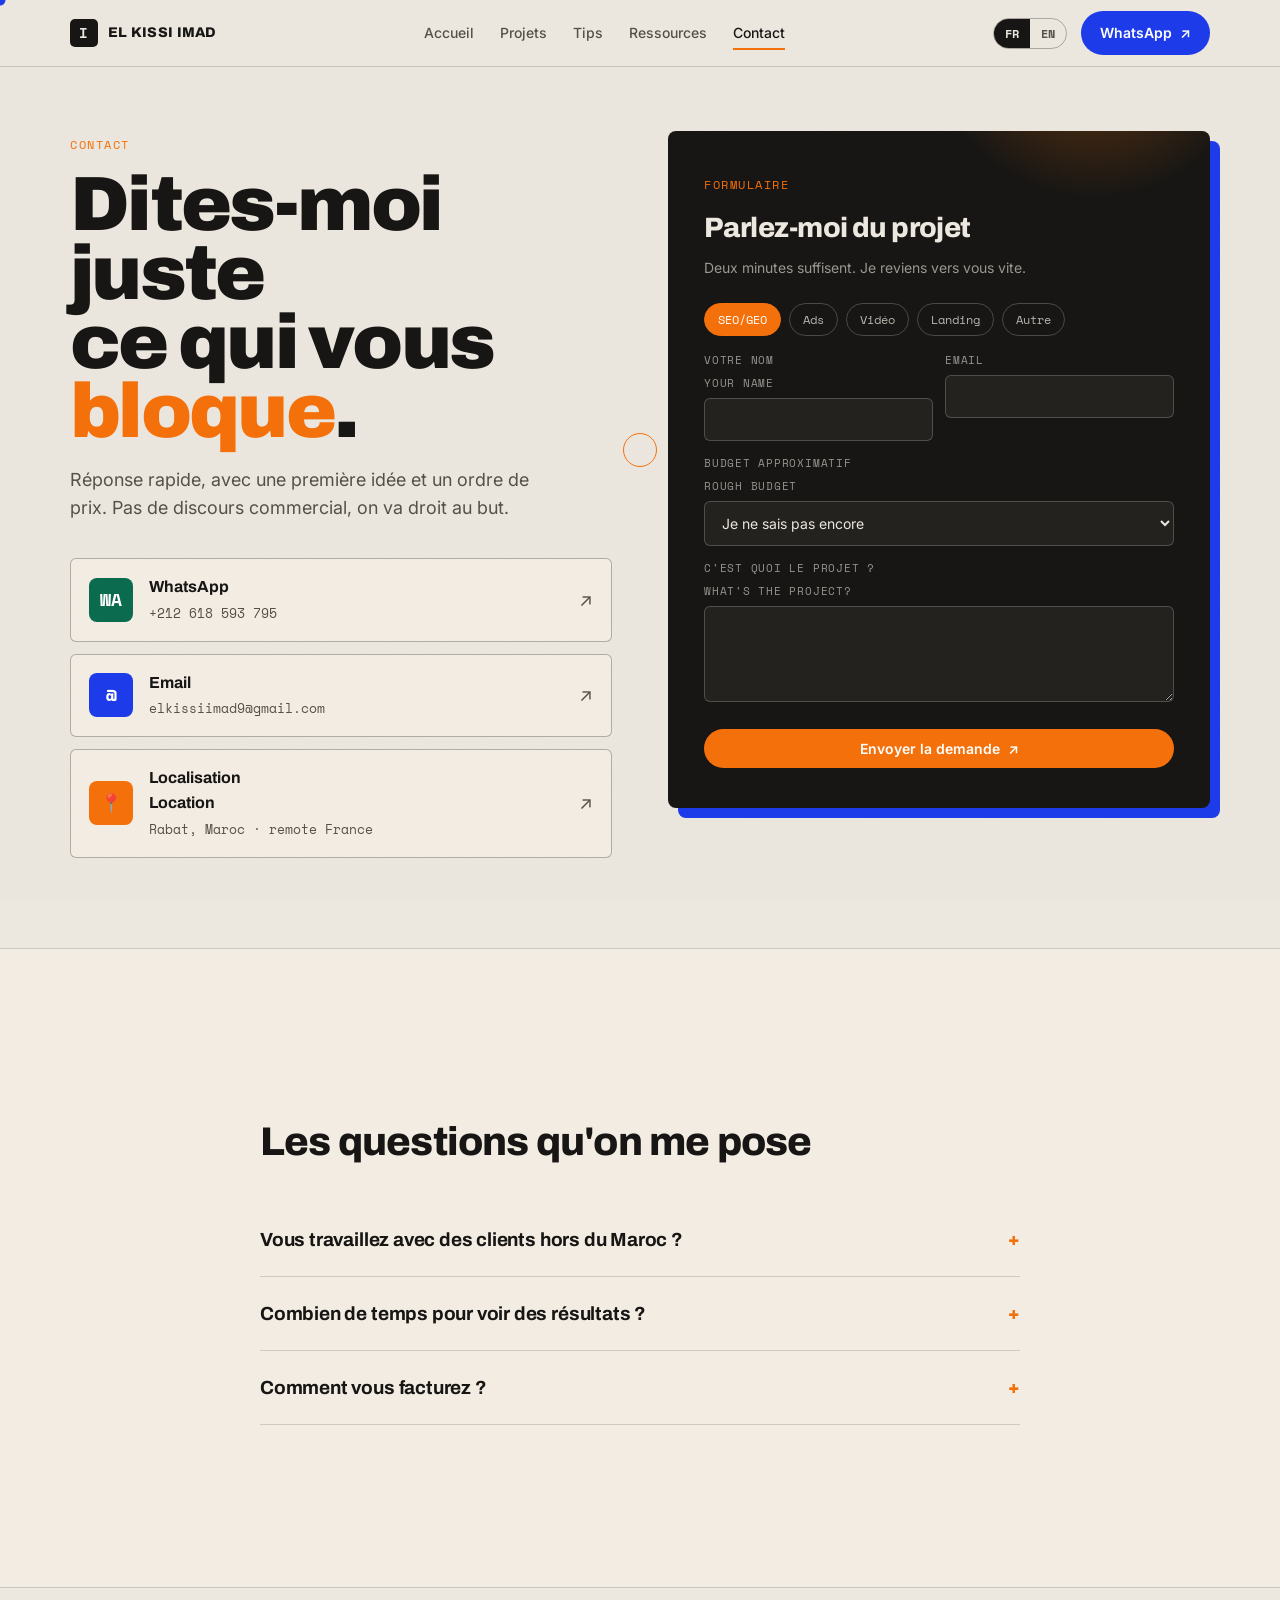
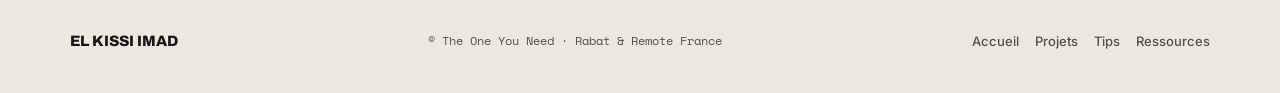
<file: contact.html>
<!DOCTYPE html>
<html lang="fr">
<head>
<meta charset="UTF-8">
<meta name="viewport" content="width=device-width, initial-scale=1.0">
<title>Contact — El Kissi Imad</title>
<meta name="description" content="Dites-moi ce qui vous bloque. Réponse rapide, une première idée et un prix.">
<meta name="theme-color" content="#F4700A">
<link rel="preconnect" href="https://fonts.googleapis.com">
<link rel="preconnect" href="https://fonts.gstatic.com" crossorigin>
<link href="https://fonts.googleapis.com/css2?family=Archivo:wght@400;500;600;700;800;900&family=Inter:wght@400;500;600&family=Space+Mono:wght@400;700&display=swap" rel="stylesheet">
<link rel="icon" type="image/svg+xml" href="data:image/svg+xml,<svg xmlns='http://www.w3.org/2000/svg' viewBox='0 0 100 100'><rect width='100' height='100' rx='20' fill='%23F4700A'/><text x='50%' y='55%' dominant-baseline='middle' text-anchor='middle' fill='%23ffffff' font-family='Space Mono, monospace' font-weight='700' font-size='60'>I</text></svg>">
<link rel="stylesheet" href="assets/style.css">
<style>
.ct{padding:64px 0 90px}
.ct .wrap{display:grid;grid-template-columns:1fr 1fr;gap:56px;align-items:start}
.ct h1{font-family:var(--disp);font-weight:900;font-size:clamp(40px,6vw,84px);line-height:.9;letter-spacing:-.035em;margin-top:14px}
.ct h1 .o{color:var(--orange)}
.ct .lede{color:var(--ink-soft);font-size:18px;margin-top:20px;max-width:44ch}
.channels{margin-top:36px;display:flex;flex-direction:column;gap:12px}
.chan{display:flex;align-items:center;gap:16px;border:1px solid var(--line-2);border-radius:6px;padding:16px 18px;transition:transform .22s,box-shadow .22s,border-color .22s;background:var(--card)}
.chan:hover{transform:translateY(-2px);box-shadow:5px 5px 0 var(--orange);border-color:var(--orange)}
.chan .ic{width:44px;height:44px;border-radius:8px;display:grid;place-items:center;font-family:var(--mono);font-weight:700;font-size:18px;color:#fff;flex-shrink:0}
.chan:nth-child(1) .ic{background:var(--green)}
.chan:nth-child(2) .ic{background:var(--blue)}
.chan:nth-child(3) .ic{background:var(--orange)}
.chan .t b{font-family:var(--disp);font-weight:700;font-size:16px;display:block}
.chan .t span{font-family:var(--mono);font-size:12.5px;color:var(--ink-soft)}
.chan .arw{margin-left:auto;font-size:18px;color:var(--ink-soft)}
.formcard{background:var(--ink);color:var(--paper);border-radius:8px;padding:40px 36px;position:relative;overflow:hidden;box-shadow:10px 10px 0 var(--blue)}
.formcard::after{content:"";position:absolute;top:-40%;right:-10%;width:340px;height:340px;background:radial-gradient(circle,rgba(244,112,10,.4),transparent 70%)}
.formcard .eyebrow{color:var(--orange)}
.formcard h2{font-family:var(--disp);font-weight:800;font-size:28px;letter-spacing:-.02em;margin:10px 0 8px;position:relative}
.formcard .sub{color:rgba(236,231,223,.62);font-size:14px;margin-bottom:24px;position:relative}
.formcard form{position:relative}
.row{display:grid;grid-template-columns:1fr 1fr;gap:12px}
.f{margin-bottom:14px}
.f label{font-family:var(--mono);font-size:11px;letter-spacing:.07em;text-transform:uppercase;color:rgba(236,231,223,.6);display:block;margin-bottom:6px}
.f input,.f textarea,.f select{width:100%;background:rgba(236,231,223,.06);border:1px solid rgba(236,231,223,.22);border-radius:6px;padding:12px 13px;color:var(--paper);font-family:var(--body);font-size:14px;cursor:none}
.f input:focus,.f textarea:focus,.f select:focus{outline:none;border-color:var(--orange);background:rgba(236,231,223,.1)}
.f textarea{resize:vertical;min-height:96px}
.f select option{color:#000}
.chips{display:flex;gap:8px;flex-wrap:wrap;margin-bottom:16px}
.tagbtn{font-family:var(--mono);font-size:12px;border:1px solid rgba(236,231,223,.24);border-radius:40px;padding:7px 13px;cursor:none;background:transparent;color:rgba(236,231,223,.75);transition:.2s}
.tagbtn.on{background:var(--orange);color:#fff;border-color:var(--orange)}
.snd{width:100%;justify-content:center;margin-top:6px}
.faq{border-top:1px solid var(--line);background:var(--card)}
.faq .wrap{padding:70px 30px;max-width:820px}
.faq h2{font-family:var(--disp);font-weight:800;font-size:clamp(26px,3.4vw,40px);letter-spacing:-.02em;margin-bottom:30px}
.qa{border-bottom:1px solid var(--line)}
.qa button{width:100%;text-align:left;background:none;border:0;padding:20px 0;cursor:none;font-family:var(--disp);font-weight:700;font-size:19px;letter-spacing:-.01em;display:flex;justify-content:space-between;align-items:center;gap:16px;color:var(--ink)}
.qa button .pm{font-family:var(--mono);color:var(--orange);font-size:22px;transition:transform .25s}
.qa.open button .pm{transform:rotate(45deg)}
.qa .a{max-height:0;overflow:hidden;transition:max-height .3s ease}
.qa .a p{color:var(--ink-soft);font-size:16px;line-height:1.6;padding-bottom:22px;max-width:60ch}
@media(max-width:900px){.ct .wrap{grid-template-columns:1fr;gap:40px}}
@media(max-width:560px){.row{grid-template-columns:1fr}}
</style>
</head>
<body class="fr page">

<!-- HEADER AVEC LE MENU RESSOURCES -->
<header>
  <div class="wrap nav">
    <a href="index.html" class="brand"><span class="mk">I</span>EL KISSI IMAD</a>
    <nav class="nav-links">
      <a href="index.html"><span data-fr>Accueil</span><span data-en>Home</span></a>
      <a href="projets.html"><span data-fr>Projets</span><span data-en>Work</span></a>
      <a href="tips.html"><span data-fr>Tips</span><span data-en>Tips</span></a>
      <a href="ressources.html"><span data-fr>Ressources</span><span data-en>Resources</span></a>
      <a href="contact.html" class="active"><span data-fr>Contact</span><span data-en>Contact</span></a>
    </nav>
    <div class="nav-right">
      <div class="lang"><button class="on" id="lf" onclick="setLang('fr')">FR</button><button id="le" onclick="setLang('en')">EN</button></div>
      <a href="https://wa.me/212618593795" target="_blank" rel="noopener" class="btn solid magnet">WhatsApp<span class="arw">↗</span></a>
      <button class="mtog" onclick="toggleMenu()" aria-label="Menu"><span></span><span></span><span></span></button>
    </div>
  </div>
</header>
<div class="mm" id="mm">
  <a href="index.html"><span data-fr>Accueil</span><span data-en>Home</span></a>
  <a href="projets.html"><span data-fr>Projets</span><span data-en>Work</span></a>
  <a href="tips.html"><span data-fr>Tips</span><span data-en>Tips</span></a>
  <a href="ressources.html"><span data-fr>Ressources</span><span data-en>Resources</span></a>
  <a href="contact.html"><span data-fr>Contact</span><span data-en>Contact</span></a>
</div>

<section class="ct">
  <div class="wrap">
    <div>
      <span class="eyebrow o">Contact</span>
      <h1 data-fr>Dites-moi juste<br>ce qui vous <span class="o">bloque</span>.</h1>
      <h1 data-en class="blk">Just tell me<br>what's <span class="o">stuck</span>.</h1>
      <p class="lede" data-fr>Réponse rapide, avec une première idée et un ordre de prix. Pas de discours commercial, on va droit au but.</p>
      <p class="lede blk" data-en>Quick reply, with a first idea and a price range. No sales pitch, straight to the point.</p>
      <div class="channels">
        <a href="https://wa.me/212618593795" target="_blank" rel="noopener" class="chan magnet">
          <span class="ic">WA</span>
          <span class="t"><b>WhatsApp</b><span>+212 618 593 795</span></span>
          <span class="arw">↗</span>
        </a>
        <a href="mailto:elkissiimad9@gmail.com" class="chan magnet">
          <span class="ic">@</span>
          <span class="t"><b>Email</b><span>elkissiimad9@gmail.com</span></span>
          <span class="arw">↗</span>
        </a>
        <a href="https://elkissiimad9.github.io/portfolio/" target="_blank" rel="noopener" class="chan magnet">
          <span class="ic">📍</span>
          <span class="t"><b data-fr>Localisation</b><b data-en class="blk">Location</b><span data-fr>Rabat, Maroc · remote France</span><span data-en>Rabat, Morocco · remote France</span></span>
          <span class="arw">↗</span>
        </a>
      </div>
    </div>
    <div class="formcard">
      <span class="eyebrow"><span data-fr>Formulaire</span><span data-en>Form</span></span>
      <h2 data-fr>Parlez-moi du projet</h2><h2 data-en class="blk">Tell me about the project</h2>
      <p class="sub" data-fr>Deux minutes suffisent. Je reviens vers vous vite.</p>
      <p class="sub blk" data-en>Two minutes is enough. I'll get back to you fast.</p>
      <form onsubmit="return sendForm(event)">
        <div class="chips" id="need">
          <button type="button" class="tagbtn on" data-n="seo">SEO/GEO</button>
          <button type="button" class="tagbtn" data-n="ads">Ads</button>
          <button type="button" class="tagbtn" data-n="video"><span data-fr>Vidéo</span><span data-en>Video</span></button>
          <button type="button" class="tagbtn" data-n="landing">Landing</button>
          <button type="button" class="tagbtn" data-n="other"><span data-fr>Autre</span><span data-en>Other</span></button>
        </div>
        <div class="row">
          <div class="f"><label data-fr>Votre nom</label><label data-en class="blk">Your name</label><input type="text" required></div>
          <div class="f"><label>Email</label><input type="email" required></div>
        </div>
        <div class="f"><label data-fr>Budget approximatif</label><label data-en class="blk">Rough budget</label>
          <select>
            <option data-fr>Je ne sais pas encore</option>
            <option>&lt; 500 €</option>
            <option>500 – 1500 €</option>
            <option>1500 – 5000 €</option>
            <option>&gt; 5000 €</option>
          </select>
        </div>
        <div class="f"><label data-fr>C'est quoi le projet ?</label><label data-en class="blk">What's the project?</label><textarea required></textarea></div>
        <button class="btn solid-o snd magnet" type="submit"><span data-fr>Envoyer la demande</span><span data-en>Send request</span><span class="arw">↗</span></button>
      </form>
    </div>
  </div>
</section>

<section class="faq">
  <div class="wrap">
    <h2 data-fr>Les questions qu'on me pose</h2><h2 data-en class="blk">Questions I get asked</h2>
    <div class="qa">
      <button onclick="toggleQa(this)"><span data-fr>Vous travaillez avec des clients hors du Maroc ?</span><span data-en class="blk">Do you work with clients outside Morocco?</span><span class="pm">+</span></button>
      <div class="a"><p data-fr>Oui, tout se fait en remote. Je suis basé à Rabat et je travaille régulièrement à distance pour la France. Le fuseau horaire n'est pas un souci.</p><p data-en class="blk">Yes, everything runs remotely. I'm based in Rabat and work regularly remote for France. Timezone isn't an issue.</p></div>
    </div>
    <div class="qa">
      <button onclick="toggleQa(this)"><span data-fr>Combien de temps pour voir des résultats ?</span><span data-en class="blk">How long before I see results?</span><span class="pm">+</span></button>
      <div class="a"><p data-fr>Ça dépend du levier. Une campagne d'ads peut bouger en quelques jours. Le SEO/GEO, c'est plutôt quelques semaines. Je vous donne une estimation honnête dès le premier appel.</p><p data-en class="blk">Depends on the lever. Ads can move in a few days. SEO/GEO is more like weeks. Honest estimates on the first call.</p></div>
    </div>
    <div class="qa">
      <button onclick="toggleQa(this)"><span data-fr>Comment vous facturez ?</span><span data-en class="blk">How do you charge?</span><span class="pm">+</span></button>
      <div class="a"><p data-fr>Au projet ou au forfait mensuel, selon ce qui a du sens pour vous. Le budget pub reste à part et va directement aux plateformes.</p><p data-en class="blk">Per project or monthly retainer. Ad spend stays separate and goes straight to the platforms.</p></div>
    </div>
  </div>
</section>

<footer>
  <div class="wrap ft">
    <span class="fb">EL KISSI IMAD</span>
    <span class="fm" data-fr>© The One You Need · Rabat &amp; Remote France</span>
    <span class="fm blk" data-en>© The One You Need · Rabat &amp; Remote France</span>
    <div class="fs">
      <a href="index.html"><span data-fr>Accueil</span><span data-en>Home</span></a>
      <a href="projets.html"><span data-fr>Projets</span><span data-en>Work</span></a>
      <a href="tips.html">Tips</a>
      <a href="ressources.html">Ressources</a>
    </div>
  </div>
</footer>

<script src="assets/app.js"></script>
<script>
document.querySelectorAll('.tagbtn').forEach(b=>b.addEventListener('click',()=>b.classList.toggle('on')));
function toggleQa(btn){
  const qa=btn.closest('.qa');const a=qa.querySelector('.a');
  const open=qa.classList.toggle('open');
  a.style.maxHeight=open?a.scrollHeight+'px':'0';
}
</script>
</body>
</html>
</file>
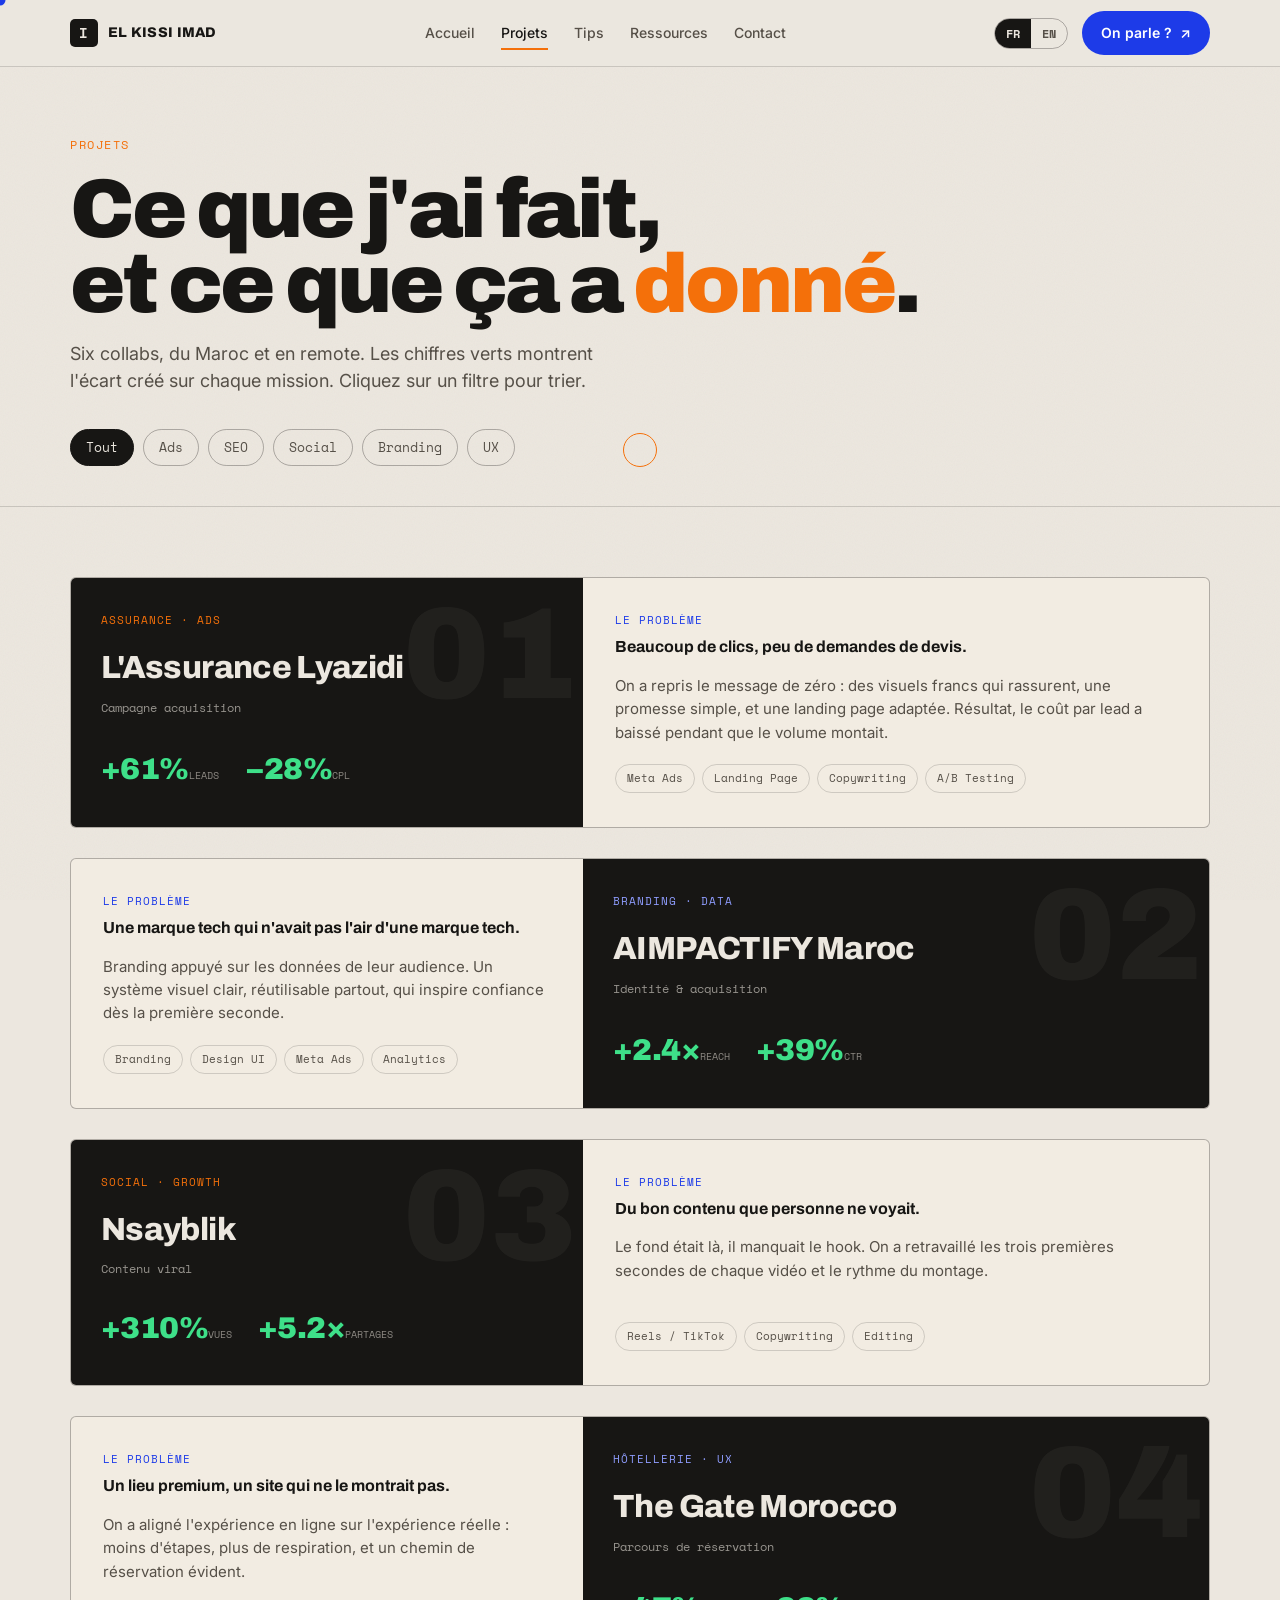
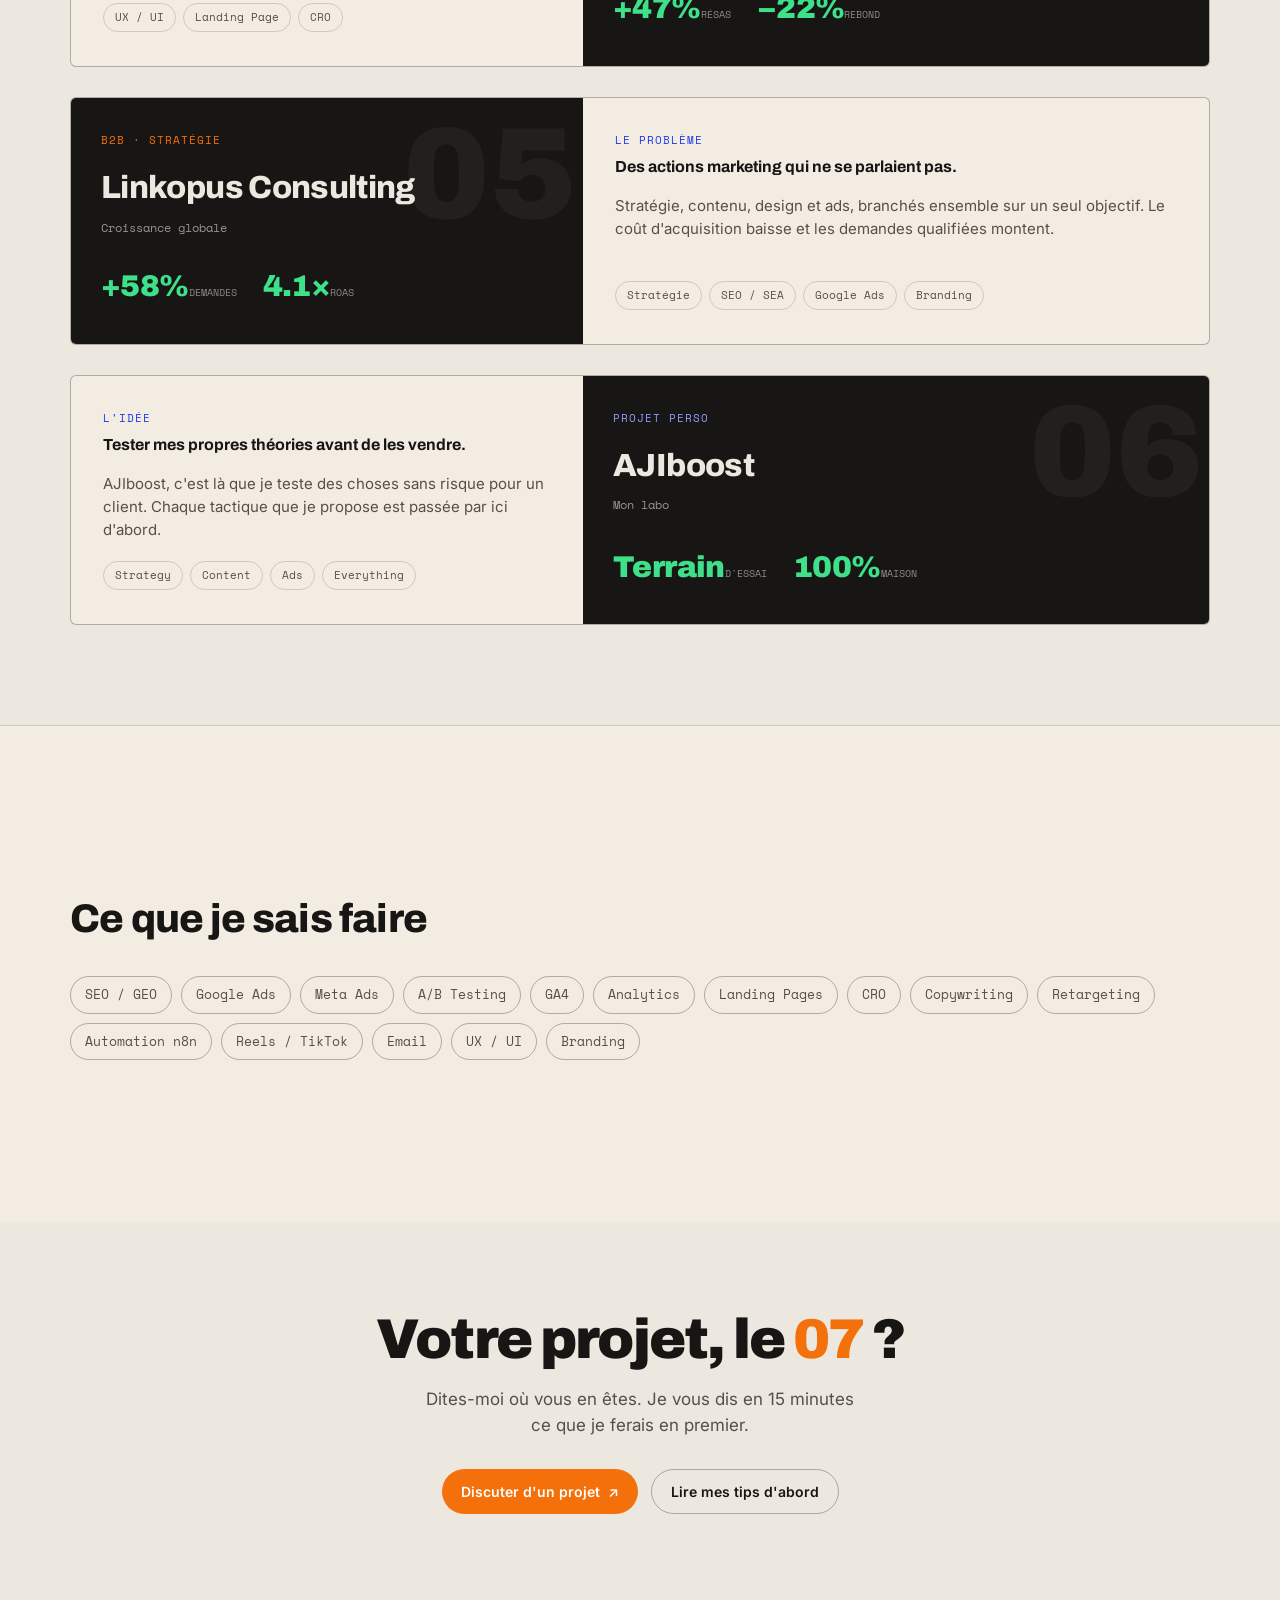
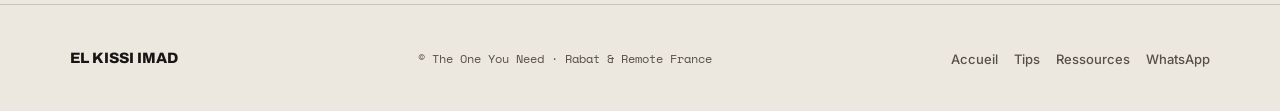
<file: projets.html>
<!DOCTYPE html>
<html lang="fr">
<head>
<meta charset="UTF-8">
<meta name="viewport" content="width=device-width, initial-scale=1.0">
<title>Projets — El Kissi Imad</title>
<meta name="description" content="Études de cas : assurance, hôtellerie, conseil B2B. Ce que j'ai fait et l'écart créé.">
<meta name="theme-color" content="#1D3BE8">
<link rel="preconnect" href="https://fonts.googleapis.com">
<link rel="preconnect" href="https://fonts.gstatic.com" crossorigin>
<link href="https://fonts.googleapis.com/css2?family=Archivo:wght@400;500;600;700;800;900&family=Inter:wght@400;500;600&family=Space+Mono:wght@400;700&display=swap" rel="stylesheet">
<link rel="icon" type="image/svg+xml" href="data:image/svg+xml,<svg xmlns='http://www.w3.org/2000/svg' viewBox='0 0 100 100'><rect width='100' height='100' rx='20' fill='%23F4700A'/><text x='50%' y='55%' dominant-baseline='middle' text-anchor='middle' fill='%23ffffff' font-family='Space Mono, monospace' font-weight='700' font-size='60'>I</text></svg>">
<link rel="stylesheet" href="assets/style.css">
<style>
.ph{padding:64px 0 40px;border-bottom:1px solid var(--line)}
.ph h1{font-family:var(--disp);font-weight:900;font-size:clamp(44px,6.5vw,92px);line-height:.9;letter-spacing:-.035em;margin-top:16px}
.ph h1 .o{color:var(--orange)}
.ph p{color:var(--ink-soft);font-size:18px;margin-top:18px;max-width:52ch}
.filter{display:flex;gap:9px;flex-wrap:wrap;margin-top:34px}
.chip{font-family:var(--mono);font-size:12.5px;border:1px solid var(--line-2);border-radius:40px;padding:8px 15px;cursor:none;background:transparent;transition:.2s;color:var(--ink-soft)}
.chip.on{background:var(--ink);color:var(--paper);border-color:var(--ink)}
.chip:hover{border-color:var(--orange);color:var(--ink)}

.cases{padding:70px 0}
.case{display:grid;grid-template-columns:.9fr 1.1fr;gap:0;border:1px solid var(--line-2);border-radius:6px;overflow:hidden;margin-bottom:30px;background:var(--card);transition:box-shadow .3s,transform .3s}
.case:hover{transform:translateY(-3px);box-shadow:10px 10px 0 var(--blue)}
.case:nth-child(even):hover{box-shadow:10px 10px 0 var(--orange)}
.case .side{background:var(--ink);color:var(--paper);padding:34px 30px;display:flex;flex-direction:column;position:relative;overflow:hidden}
.case:nth-child(even) .side{order:2}
.case .side .cat{font-family:var(--mono);font-size:11px;letter-spacing:.09em;text-transform:uppercase;color:var(--orange)}
.case:nth-child(even) .side .cat{color:#8f9dff}
.case .side h3{font-family:var(--disp);font-weight:800;font-size:32px;margin:14px 0 6px;letter-spacing:-.02em}
.case .side .role{font-family:var(--mono);font-size:12px;color:rgba(236,231,223,.6)}
.case .side .stats{margin-top:auto;padding-top:26px;display:flex;gap:26px;flex-wrap:wrap}
.case .side .stats div .v{font-family:var(--disp);font-weight:900;font-size:30px;color:#3ee089;letter-spacing:-.02em}
.case .side .stats div .k{font-family:var(--mono);font-size:10px;color:rgba(236,231,223,.55);text-transform:uppercase;margin-top:3px}
.case .side .bignum{position:absolute;top:-24px;right:6px;font-family:var(--disp);font-weight:900;font-size:130px;color:rgba(236,231,223,.05)}
.case .body{padding:34px 32px;display:flex;flex-direction:column}
.case .body .blk-t{font-family:var(--mono);font-size:11px;letter-spacing:.09em;text-transform:uppercase;color:var(--blue);margin-bottom:6px}
.case .body h4{font-family:var(--disp);font-weight:700;font-size:16px;margin-bottom:14px}
.case .body p{color:var(--ink-soft);font-size:15px;line-height:1.55;margin-bottom:20px}
.case .body .tags{display:flex;gap:7px;flex-wrap:wrap;margin-top:auto}
.case .body .tags span{font-family:var(--mono);font-size:11px;border:1px solid var(--line);border-radius:40px;padding:5px 11px;color:var(--ink-soft)}
.stack{border-top:1px solid var(--line);background:var(--card)}
.stack .wrap{padding:70px 30px}
.stack h2{font-family:var(--disp);font-weight:800;font-size:clamp(26px,3.4vw,40px);letter-spacing:-.02em;margin-bottom:26px}
.caps-in{display:flex;flex-wrap:wrap;gap:9px}
.cap{font-family:var(--mono);font-size:12.5px;border:1px solid var(--line-2);border-radius:40px;padding:8px 14px;color:var(--ink-soft);transition:.2s}
.cap:hover{background:var(--orange);color:#fff;border-color:var(--orange)}
.endcta{padding:90px 0;text-align:center}
.endcta h2{font-family:var(--disp);font-weight:900;font-size:clamp(30px,4.6vw,56px);letter-spacing:-.03em;line-height:1}
.endcta h2 .o{color:var(--orange)}
.endcta p{color:var(--ink-soft);margin:18px auto 0;max-width:40ch;font-size:17px}
.endcta .btnrow{justify-content:center;margin-top:30px}
@media(max-width:820px){
  .case{grid-template-columns:1fr}
  .case:nth-child(even) .side{order:0}
  .case .side .bignum{font-size:90px}
}
</style>
</head>
<body class="fr page">

<!-- HEADER AVEC LE MENU RESSOURCES -->
<header>
  <div class="wrap nav">
    <a href="index.html" class="brand"><span class="mk">I</span>EL KISSI IMAD</a>
    <nav class="nav-links">
      <a href="index.html"><span data-fr>Accueil</span><span data-en>Home</span></a>
      <a href="projets.html" class="active"><span data-fr>Projets</span><span data-en>Work</span></a>
      <a href="tips.html"><span data-fr>Tips</span><span data-en>Tips</span></a>
      <a href="ressources.html"><span data-fr>Ressources</span><span data-en>Resources</span></a>
      <a href="contact.html"><span data-fr>Contact</span><span data-en>Contact</span></a>
    </nav>
    <div class="nav-right">
      <div class="lang"><button class="on" id="lf" onclick="setLang('fr')">FR</button><button id="le" onclick="setLang('en')">EN</button></div>
      <a href="contact.html" class="btn solid magnet"><span data-fr>On parle ?</span><span data-en>Let's talk</span><span class="arw">↗</span></a>
      <button class="mtog" onclick="toggleMenu()" aria-label="Menu"><span></span><span></span><span></span></button>
    </div>
  </div>
</header>

<div class="mm" id="mm">
  <a href="index.html"><span data-fr>Accueil</span><span data-en>Home</span></a>
  <a href="projets.html"><span data-fr>Projets</span><span data-en>Work</span></a>
  <a href="tips.html"><span data-fr>Tips</span><span data-en>Tips</span></a>
  <a href="ressources.html"><span data-fr>Ressources</span><span data-en>Resources</span></a>
  <a href="contact.html"><span data-fr>Contact</span><span data-en>Contact</span></a>
</div>

<section class="ph">
  <div class="wrap">
    <span class="eyebrow o"><span data-fr>Projets</span><span data-en>Work</span></span>
    <h1 data-fr>Ce que j'ai fait,<br>et ce que ça a <span class="o">donné</span>.</h1>
    <h1 data-en class="blk">What I did,<br>and what it <span class="o">delivered</span>.</h1>
    <p data-fr>Six collabs, du Maroc et en remote. Les chiffres verts montrent l'écart créé sur chaque mission. Cliquez sur un filtre pour trier.</p>
    <p data-en class="blk">Six collabs, from Morocco and remote. The green numbers show the gap created on each project. Tap a filter to sort.</p>
    <div class="filter" id="filter">
      <button class="chip on" data-f="all"><span data-fr>Tout</span><span data-en>All</span></button>
      <button class="chip" data-f="ads">Ads</button>
      <button class="chip" data-f="seo">SEO</button>
      <button class="chip" data-f="social">Social</button>
      <button class="chip" data-f="brand">Branding</button>
      <button class="chip" data-f="ux">UX</button>
    </div>
  </div>
</section>

<section class="cases">
  <div class="wrap" id="caselist">
    <article class="case rv" data-cat="ads seo">
      <div class="side"><span class="cat">Assurance · Ads</span><h3>L'Assurance Lyazidi</h3><span class="role">Campagne acquisition</span>
        <div class="stats"><div><span class="v">+61%</span><span class="k">leads</span></div><div><span class="v">−28%</span><span class="k">CPL</span></div></div>
        <span class="bignum">01</span></div>
      <div class="body">
        <span class="blk-t" data-fr>Le problème</span><span class="blk-t blk" data-en>The problem</span>
        <h4 data-fr>Beaucoup de clics, peu de demandes de devis.</h4><h4 data-en class="blk">Lots of clicks, few quote requests.</h4>
        <p data-fr>On a repris le message de zéro : des visuels francs qui rassurent, une promesse simple, et une landing page adaptée. Résultat, le coût par lead a baissé pendant que le volume montait.</p>
        <p data-en class="blk">We rebuilt the message from scratch: honest visuals, simple promise, and an aligned landing page. Cost per lead dropped while volume went up.</p>
        <div class="tags"><span>Meta Ads</span><span>Landing Page</span><span>Copywriting</span><span>A/B Testing</span></div>
      </div>
    </article>
    <article class="case rv" data-cat="brand ads">
      <div class="side"><span class="cat">Branding · Data</span><h3>AIMPACTIFY Maroc</h3><span class="role">Identité &amp; acquisition</span>
        <div class="stats"><div><span class="v">+2.4×</span><span class="k">reach</span></div><div><span class="v">+39%</span><span class="k">CTR</span></div></div>
        <span class="bignum">02</span></div>
      <div class="body">
        <span class="blk-t" data-fr>Le problème</span><span class="blk-t blk" data-en>The problem</span>
        <h4 data-fr>Une marque tech qui n'avait pas l'air d'une marque tech.</h4><h4 data-en class="blk">A tech brand that didn't look like one.</h4>
        <p data-fr>Branding appuyé sur les données de leur audience. Un système visuel clair, réutilisable partout, qui inspire confiance dès la première seconde.</p>
        <p data-en class="blk">Branding built on audience data. A clear visual system, reusable everywhere, that earns trust in the first second.</p>
        <div class="tags"><span>Branding</span><span>Design UI</span><span>Meta Ads</span><span>Analytics</span></div>
      </div>
    </article>
    <article class="case rv" data-cat="social">
      <div class="side"><span class="cat">Social · Growth</span><h3>Nsayblik</h3><span class="role" data-fr>Contenu viral</span><span class="role blk" data-en>Viral content</span>
        <div class="stats"><div><span class="v">+310%</span><span class="k" data-fr>vues</span><span class="k" data-en>views</span></div><div><span class="v">+5.2×</span><span class="k" data-fr>partages</span><span class="k" data-en>shares</span></div></div>
        <span class="bignum">03</span></div>
      <div class="body">
        <span class="blk-t" data-fr>Le problème</span><span class="blk-t blk" data-en>The problem</span>
        <h4 data-fr>Du bon contenu que personne ne voyait.</h4><h4 data-en class="blk">Good content nobody saw.</h4>
        <p data-fr>Le fond était là, il manquait le hook. On a retravaillé les trois premières secondes de chaque vidéo et le rythme du montage.</p>
        <p data-en class="blk">The substance was there, the hook was missing. We reworked the first three seconds of each video and the edit rhythm.</p>
        <div class="tags"><span>Reels / TikTok</span><span>Copywriting</span><span>Editing</span></div>
      </div>
    </article>
    <article class="case rv" data-cat="ux">
      <div class="side"><span class="cat">Hôtellerie · UX</span><h3>The Gate Morocco</h3><span class="role" data-fr>Parcours de réservation</span><span class="role blk" data-en>Booking journey</span>
        <div class="stats"><div><span class="v">+47%</span><span class="k" data-fr>résas</span><span class="k" data-en>bookings</span></div><div><span class="v">−22%</span><span class="k" data-fr>rebond</span><span class="k" data-en>bounce</span></div></div>
        <span class="bignum">04</span></div>
      <div class="body">
        <span class="blk-t" data-fr>Le problème</span><span class="blk-t blk" data-en>The problem</span>
        <h4 data-fr>Un lieu premium, un site qui ne le montrait pas.</h4><h4 data-en class="blk">A premium place, a site that didn't show it.</h4>
        <p data-fr>On a aligné l'expérience en ligne sur l'expérience réelle : moins d'étapes, plus de respiration, et un chemin de réservation évident.</p>
        <p data-en class="blk">We aligned the online experience with the real one: fewer steps, more breathing room, and an obvious booking path.</p>
        <div class="tags"><span>UX / UI</span><span>Landing Page</span><span>CRO</span></div>
      </div>
    </article>
    <article class="case rv" data-cat="ads seo brand">
      <div class="side"><span class="cat">B2B · Stratégie</span><h3>Linkopus Consulting</h3><span class="role" data-fr>Croissance globale</span><span class="role blk" data-en>Full-funnel growth</span>
        <div class="stats"><div><span class="v">+58%</span><span class="k" data-fr>demandes</span><span class="k" data-en>inbound</span></div><div><span class="v">4.1×</span><span class="k">ROAS</span></div></div>
        <span class="bignum">05</span></div>
      <div class="body">
        <span class="blk-t" data-fr>Le problème</span><span class="blk-t blk" data-en>The problem</span>
        <h4 data-fr>Des actions marketing qui ne se parlaient pas.</h4><h4 data-en class="blk">Marketing moves that didn't talk to each other.</h4>
        <p data-fr>Stratégie, contenu, design et ads, branchés ensemble sur un seul objectif. Le coût d'acquisition baisse et les demandes qualifiées montent.</p>
        <p data-en class="blk">Strategy, content, design and ads, wired together toward one goal. Acquisition cost drops and qualified inbound climbs.</p>
        <div class="tags"><span>Stratégie</span><span>SEO / SEA</span><span>Google Ads</span><span>Branding</span></div>
      </div>
    </article>
    <article class="case rv" data-cat="social ads seo brand ux">
      <div class="side"><span class="cat" data-fr>Projet perso</span><span class="cat blk" data-en>Personal project</span><h3>AJIboost</h3><span class="role" data-fr>Mon labo</span><span class="role blk" data-en>My lab</span>
        <div class="stats"><div><span class="v" data-fr>Terrain</span><span class="v" data-en>Field</span><span class="k" data-fr>d'essai</span><span class="k" data-en>test</span></div><div><span class="v">100%</span><span class="k" data-fr>maison</span><span class="k" data-en>mine</span></div></div>
        <span class="bignum">06</span></div>
      <div class="body">
        <span class="blk-t" data-fr>L'idée</span><span class="blk-t blk" data-en>The idea</span>
        <h4 data-fr>Tester mes propres théories avant de les vendre.</h4><h4 data-en class="blk">Test my own theories before selling them.</h4>
        <p data-fr>AJIboost, c'est là que je teste des choses sans risque pour un client. Chaque tactique que je propose est passée par ici d'abord.</p>
        <p data-en class="blk">AJIboost is where I test things with no client at risk. Every tactic I pitch went through here first.</p>
        <div class="tags"><span>Strategy</span><span>Content</span><span>Ads</span><span>Everything</span></div>
      </div>
    </article>
    <p id="empty" class="tiny" style="display:none;text-align:center;padding:40px 0" data-fr>Rien dans cette catégorie pour l'instant.</p>
  </div>
</section>

<section class="stack">
  <div class="wrap">
    <h2 data-fr>Ce que je sais faire</h2><h2 data-en class="blk">What I can do</h2>
    <div class="caps-in">
      <span class="cap">SEO / GEO</span><span class="cap">Google Ads</span><span class="cap">Meta Ads</span><span class="cap">A/B Testing</span><span class="cap">GA4</span><span class="cap">Analytics</span><span class="cap">Landing Pages</span><span class="cap">CRO</span><span class="cap">Copywriting</span><span class="cap">Retargeting</span><span class="cap">Automation n8n</span><span class="cap">Reels / TikTok</span><span class="cap">Email</span><span class="cap">UX / UI</span><span class="cap">Branding</span>
    </div>
  </div>
</section>

<section class="endcta">
  <div class="wrap">
    <h2 data-fr>Votre projet, le <span class="o">07</span> ?</h2>
    <h2 data-en class="blk">Your project, number <span class="o">07</span>?</h2>
    <p data-fr>Dites-moi où vous en êtes. Je vous dis en 15 minutes ce que je ferais en premier.</p>
    <p data-en class="blk">Tell me where you're at. In 15 minutes I'll tell you what I'd do first.</p>
    <div class="btnrow">
      <a href="contact.html" class="btn solid-o magnet"><span data-fr>Discuter d'un projet</span><span data-en>Discuss a project</span><span class="arw">↗</span></a>
      <a href="tips.html" class="btn ghost"><span data-fr>Lire mes tips d'abord</span><span data-en>Read my tips first</span></a>
    </div>
  </div>
</section>

<footer>
  <div class="wrap ft">
    <span class="fb">EL KISSI IMAD</span>
    <span class="fm" data-fr>© The One You Need · Rabat &amp; Remote France</span>
    <span class="fm blk" data-en>© The One You Need · Rabat &amp; Remote France</span>
    <div class="fs">
      <a href="index.html"><span data-fr>Accueil</span><span data-en>Home</span></a>
      <a href="tips.html">Tips</a>
      <a href="ressources.html">Ressources</a>
      <a href="https://wa.me/212618593795" target="_blank" rel="noopener">WhatsApp</a>
    </div>
  </div>
</footer>

<script src="assets/app.js"></script>
<script>
const chips=document.querySelectorAll('.chip');
const cases=document.querySelectorAll('.case');
const empty=document.getElementById('empty');
chips.forEach(c=>c.addEventListener('click',()=>{
  chips.forEach(x=>x.classList.remove('on'));c.classList.add('on');
  const f=c.dataset.f;let shown=0;
  cases.forEach(cs=>{
    const ok=f==='all'||cs.dataset.cat.includes(f);
    cs.style.display=ok?'':'none';if(ok)shown++;
  });
  empty.style.display=shown?'none':'block';
}));
</script>
</body>
</html>
</file>
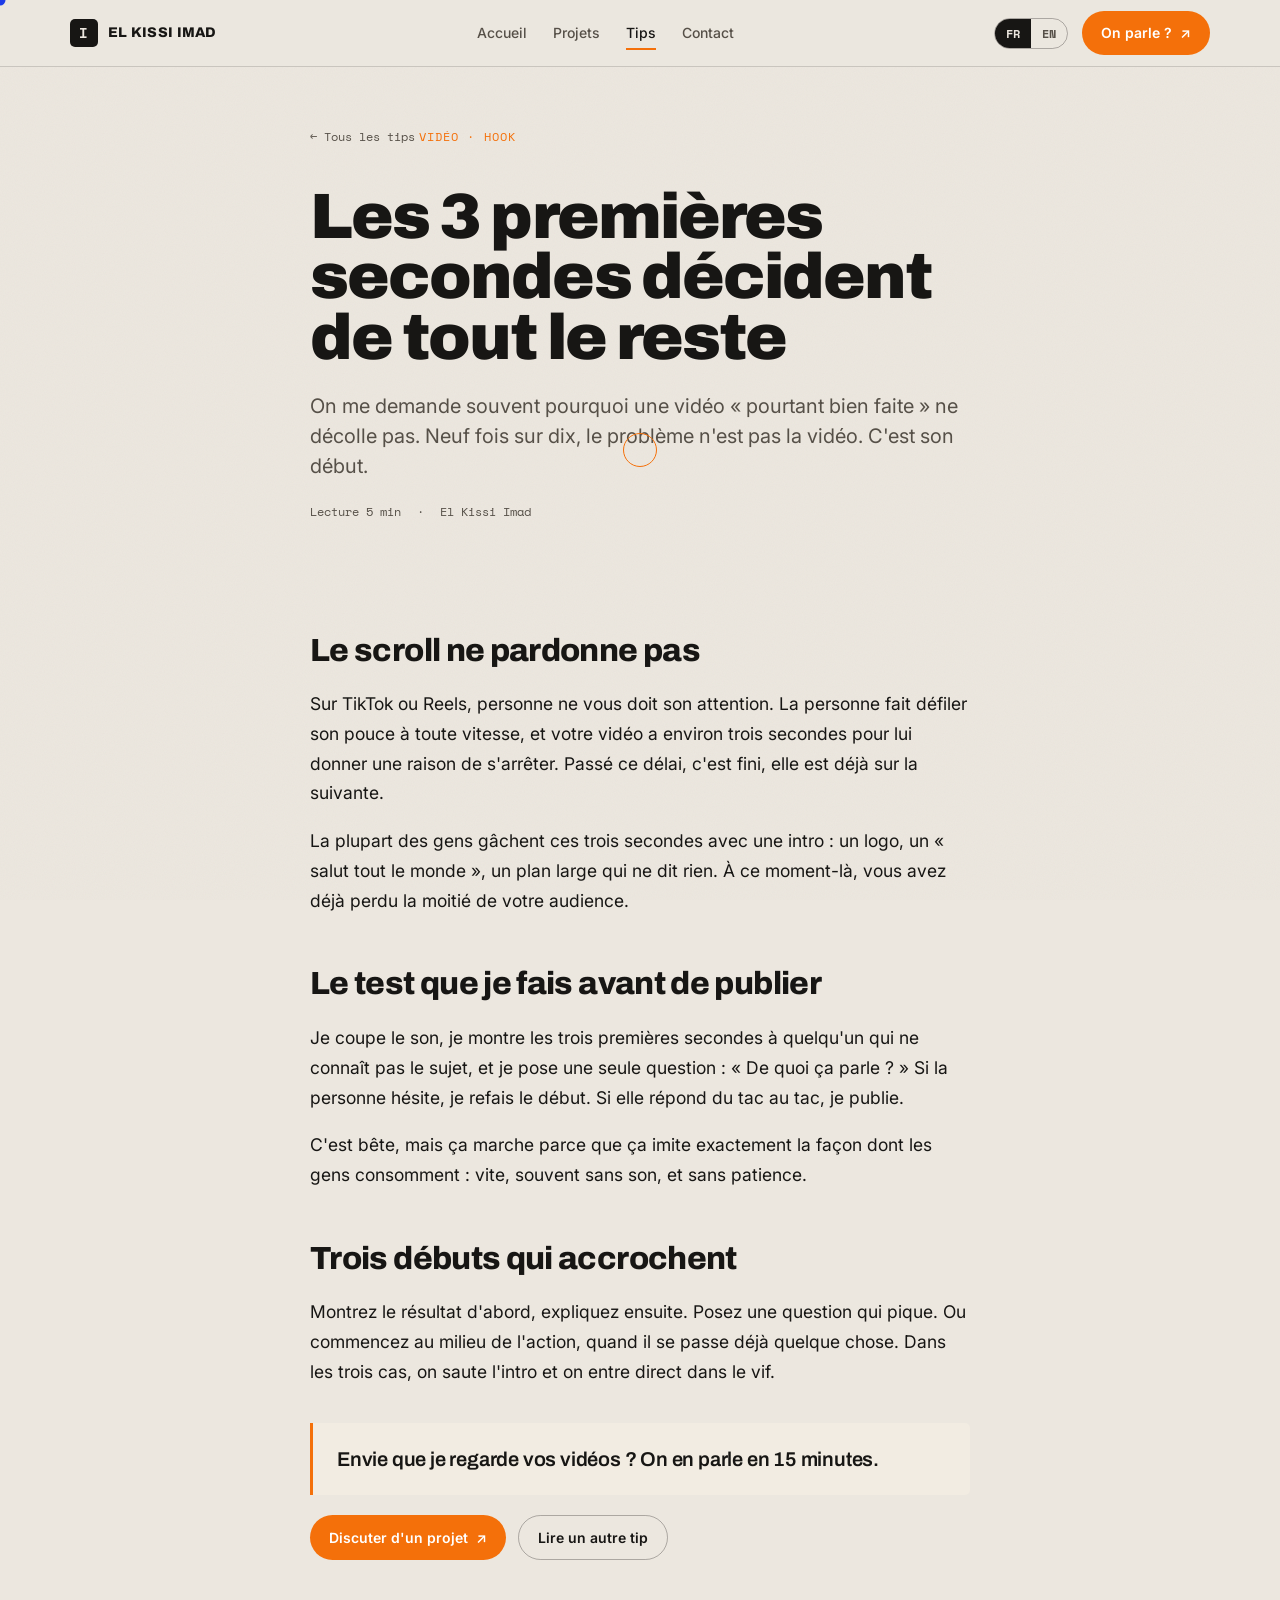
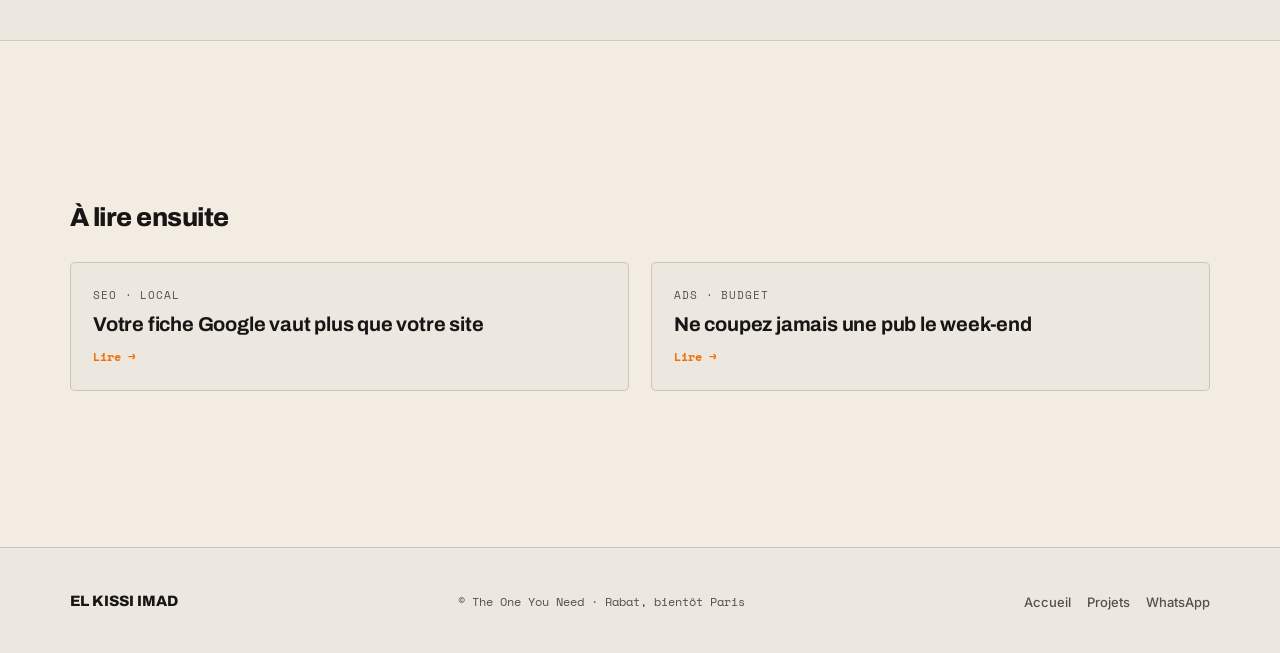
<file: tip-3-secondes.html>
<!DOCTYPE html>
<html lang="fr">
<head>
<meta charset="UTF-8">
<meta name="viewport" content="width=device-width, initial-scale=1.0">
<title>Les 3 premières secondes décident de tout le reste · Tips · El Kissi Imad</title>
<meta name="description" content="On me demande souvent pourquoi une vidéo « pourtant bien faite » ne décolle pas. Neuf fois sur dix, le problème n'est pas la vidéo. C'est son début.">
<meta name="theme-color" content="#F4700A">
<link rel="preconnect" href="https://fonts.googleapis.com">
<link rel="preconnect" href="https://fonts.gstatic.com" crossorigin>
<link href="https://fonts.googleapis.com/css2?family=Archivo:wght@400;500;600;700;800;900&family=Inter:wght@400;500;600&family=Space+Mono:wght@400;700&display=swap" rel="stylesheet">
<link rel="stylesheet" href="assets/style.css">
<style>
.arthead{padding:56px 0 40px;position:relative;overflow:hidden}
.arthead .back{font-family:var(--mono);font-size:12px;color:var(--ink-soft);display:inline-flex;gap:7px;align-items:center;margin-bottom:26px}
.arthead .back:hover{color:var(--orange)}
.arthead .cat{font-family:var(--mono);font-size:12px;letter-spacing:.09em;text-transform:uppercase;color:var(--orange)}
.arthead h1{font-family:var(--disp);font-weight:900;font-size:clamp(34px,5vw,66px);line-height:.95;letter-spacing:-.03em;margin:14px 0 0;max-width:20ch}
.arthead .lede{font-size:20px;line-height:1.5;color:var(--ink-soft);margin-top:22px;max-width:56ch}
.arthead .meta{font-family:var(--mono);font-size:12px;color:var(--ink-soft);margin-top:22px;display:flex;gap:16px;align-items:center}
.progress{position:fixed;top:0;left:0;height:3px;background:var(--orange);width:0;z-index:60;transition:width .1s}
.artbody{padding:20px 0 80px}
.artbody .wrap{max-width:720px}
.artbody h2{font-family:var(--disp);font-weight:800;font-size:clamp(24px,3vw,32px);letter-spacing:-.02em;margin:44px 0 14px}
.artbody p{font-size:17.5px;line-height:1.7;color:var(--ink);margin-bottom:18px}
.artbody .pull{border-left:3px solid var(--orange);background:var(--card);padding:22px 24px;font-family:var(--disp);font-weight:600;font-size:20px;line-height:1.4;letter-spacing:-.01em;margin:36px 0 10px;border-radius:0 5px 5px 0}
.artcta{margin-top:20px;display:flex;gap:12px;flex-wrap:wrap}
.related{border-top:1px solid var(--line);background:var(--card)}
.related .wrap{padding:64px 30px}
.related h3{font-family:var(--disp);font-weight:800;font-size:26px;letter-spacing:-.02em;margin-bottom:24px}
.rel-grid{display:grid;grid-template-columns:1fr 1fr;gap:22px}
.rel{border:1px solid var(--line);border-radius:5px;padding:24px 22px;background:var(--paper);transition:transform .25s,box-shadow .25s;display:flex;flex-direction:column}
.rel:hover{transform:translateY(-3px);box-shadow:6px 6px 0 var(--blue)}
.rel:nth-child(2):hover{box-shadow:6px 6px 0 var(--orange)}
.rel .c{font-family:var(--mono);font-size:11px;letter-spacing:.08em;text-transform:uppercase;color:var(--ink-soft)}
.rel h4{font-family:var(--disp);font-weight:700;font-size:20px;letter-spacing:-.01em;margin:9px 0 12px;line-height:1.15}
.rel .go{font-family:var(--mono);font-size:12px;font-weight:700;color:var(--orange);margin-top:auto}
@media(max-width:620px){.rel-grid{grid-template-columns:1fr}}
</style>
</head>
<body class="fr page">
<div class="progress" id="prog"></div>

<header>
  <div class="wrap nav">
    <a href="index.html" class="brand"><span class="mk">I</span>EL KISSI IMAD</a>
    <nav class="nav-links">
      <a href="index.html"><span data-fr>Accueil</span><span data-en>Home</span></a>
      <a href="projets.html"><span data-fr>Projets</span><span data-en>Work</span></a>
      <a href="tips.html" class="active"><span data-fr>Tips</span><span data-en>Tips</span></a>
      <a href="contact.html"><span data-fr>Contact</span><span data-en>Contact</span></a>
    </nav>
    <div class="nav-right">
      <div class="lang"><button class="on" id="lf" onclick="setLang('fr')">FR</button><button id="le" onclick="setLang('en')">EN</button></div>
      <a href="contact.html" class="btn solid-o magnet"><span data-fr>On parle ?</span><span data-en>Let's talk</span><span class="arw">↗</span></a>
      <button class="mtog" onclick="toggleMenu()" aria-label="Menu"><span></span><span></span><span></span></button>
    </div>
  </div>
</header>
<div class="mm" id="mm">
  <a href="index.html"><span data-fr>Accueil</span><span data-en>Home</span></a>
  <a href="projets.html"><span data-fr>Projets</span><span data-en>Work</span></a>
  <a href="tips.html"><span data-fr>Tips</span><span data-en>Tips</span></a>
  <a href="contact.html"><span data-fr>Contact</span><span data-en>Contact</span></a>
</div>

<article>
  <div class="arthead">
    <div class="wrap" style="max-width:720px">
      <a href="tips.html" class="back">← <span data-fr>Tous les tips</span><span data-en>All tips</span></a>
      <span class="cat">Vidéo · Hook</span>
      <h1 data-fr>Les 3 premières secondes décident de tout le reste</h1>
      <h1 data-en class="blk">The first 3 seconds decide everything else</h1>
      <p class="lede" data-fr>On me demande souvent pourquoi une vidéo « pourtant bien faite » ne décolle pas. Neuf fois sur dix, le problème n'est pas la vidéo. C'est son début.</p>
      <p class="lede blk" data-en>People often ask me why a video that's “well made” still won't take off. Nine times out of ten the problem isn't the video. It's the opening.</p>
      <div class="meta"><span data-fr>Lecture 5 min</span><span data-en>5 min read</span><span>·</span><span>El Kissi Imad</span></div>
    </div>
  </div>

  <div class="artbody">
    <div class="wrap" data-fr>
      <h2>Le scroll ne pardonne pas</h2>
      <p>Sur TikTok ou Reels, personne ne vous doit son attention. La personne fait défiler son pouce à toute vitesse, et votre vidéo a environ trois secondes pour lui donner une raison de s'arrêter. Passé ce délai, c'est fini, elle est déjà sur la suivante.</p>
      <p>La plupart des gens gâchent ces trois secondes avec une intro : un logo, un « salut tout le monde », un plan large qui ne dit rien. À ce moment-là, vous avez déjà perdu la moitié de votre audience.</p>
      <h2>Le test que je fais avant de publier</h2>
      <p>Je coupe le son, je montre les trois premières secondes à quelqu'un qui ne connaît pas le sujet, et je pose une seule question : « De quoi ça parle ? » Si la personne hésite, je refais le début. Si elle répond du tac au tac, je publie.</p>
      <p>C'est bête, mais ça marche parce que ça imite exactement la façon dont les gens consomment : vite, souvent sans son, et sans patience.</p>
      <h2>Trois débuts qui accrochent</h2>
      <p>Montrez le résultat d'abord, expliquez ensuite. Posez une question qui pique. Ou commencez au milieu de l'action, quand il se passe déjà quelque chose. Dans les trois cas, on saute l'intro et on entre direct dans le vif.</p>
      <div class="pull">Envie que je regarde vos vidéos ? On en parle en 15 minutes.</div>
      <div class="artcta">
        <a href="contact.html" class="btn solid-o magnet">Discuter d'un projet <span class="arw">↗</span></a>
        <a href="tips.html" class="btn ghost">Lire un autre tip</a>
      </div>
    </div>
    <div class="wrap blk" data-en style="display:none">
      <h2>The scroll shows no mercy</h2>
      <p>On TikTok or Reels, nobody owes you their attention. The thumb is flying, and your video has about three seconds to give a reason to stop. After that it's gone, they're already on the next one.</p>
      <p>Most people waste those three seconds on an intro: a logo, a “hey everyone,” a wide shot that says nothing. By then you've already lost half your audience.</p>
      <h2>The test I run before publishing</h2>
      <p>I mute the sound, show the first three seconds to someone who doesn't know the topic, and ask one question: “What's this about?” If they hesitate, I redo the opening. If they answer instantly, I publish.</p>
      <p>It sounds silly, but it works because it copies exactly how people watch: fast, often without sound, and with zero patience.</p>
      <h2>Three openings that hook</h2>
      <p>Show the result first, explain after. Ask a sharp question. Or start mid-action, when something is already happening. In all three, you skip the intro and jump straight in.</p>
      <div class="pull">Want me to look at your videos? Let's talk for 15 minutes.</div>
      <div class="artcta">
        <a href="contact.html" class="btn solid-o magnet">Discuss a project <span class="arw">↗</span></a>
        <a href="tips.html" class="btn ghost">Read another tip</a>
      </div>
    </div>
  </div>
</article>

<section class="related">
  <div class="wrap">
    <h3 data-fr>À lire ensuite</h3><h3 data-en class="blk">Read next</h3>
    <div class="rel-grid">
      <a href="tip-fiche-google.html" class="rel magnet">
        <span class="c">SEO · Local</span>
        <h4 data-fr>Votre fiche Google vaut plus que votre site</h4><h4 data-en class="blk">Your Google profile beats your website</h4>
        <span class="go" data-fr>Lire →</span><span class="go blk" data-en>Read →</span>
      </a>
      <a href="tip-budget-ads.html" class="rel magnet">
        <span class="c">Ads · Budget</span>
        <h4 data-fr>Ne coupez jamais une pub le week-end</h4><h4 data-en class="blk">Never kill an ad on a weekend</h4>
        <span class="go" data-fr>Lire →</span><span class="go blk" data-en>Read →</span>
      </a>
    </div>
  </div>
</section>

<footer>
  <div class="wrap ft">
    <span class="fb">EL KISSI IMAD</span>
    <span class="fm" data-fr>© The One You Need · Rabat, bientôt Paris</span>
    <span class="fm blk" data-en>© The One You Need · Rabat, soon Paris</span>
    <div class="fs">
      <a href="index.html"><span data-fr>Accueil</span><span data-en>Home</span></a>
      <a href="projets.html"><span data-fr>Projets</span><span data-en>Work</span></a>
      <a href="https://wa.me/212618593795" target="_blank" rel="noopener">WhatsApp</a>
    </div>
  </div>
</footer>

<script src="assets/app.js"></script>
<script>
// The en/fr blocks toggle via display; ensure blk shows in EN
function syncArtLang(){
  const en=document.body.classList.contains('en');
  document.querySelectorAll('.artbody .wrap').forEach(w=>{
    if(w.hasAttribute('data-en')) w.style.display=en?'block':'none';
    if(w.hasAttribute('data-fr')) w.style.display=en?'none':'block';
  });
}
const _set=setLang;setLang=function(l){_set(l);syncArtLang();};
document.addEventListener('DOMContentLoaded',syncArtLang);
// reading progress
addEventListener('scroll',()=>{
  const h=document.documentElement;
  const p=(h.scrollTop)/(h.scrollHeight-h.clientHeight)*100;
  document.getElementById('prog').style.width=p+'%';
});
</script>
</body>
</html>
</file>
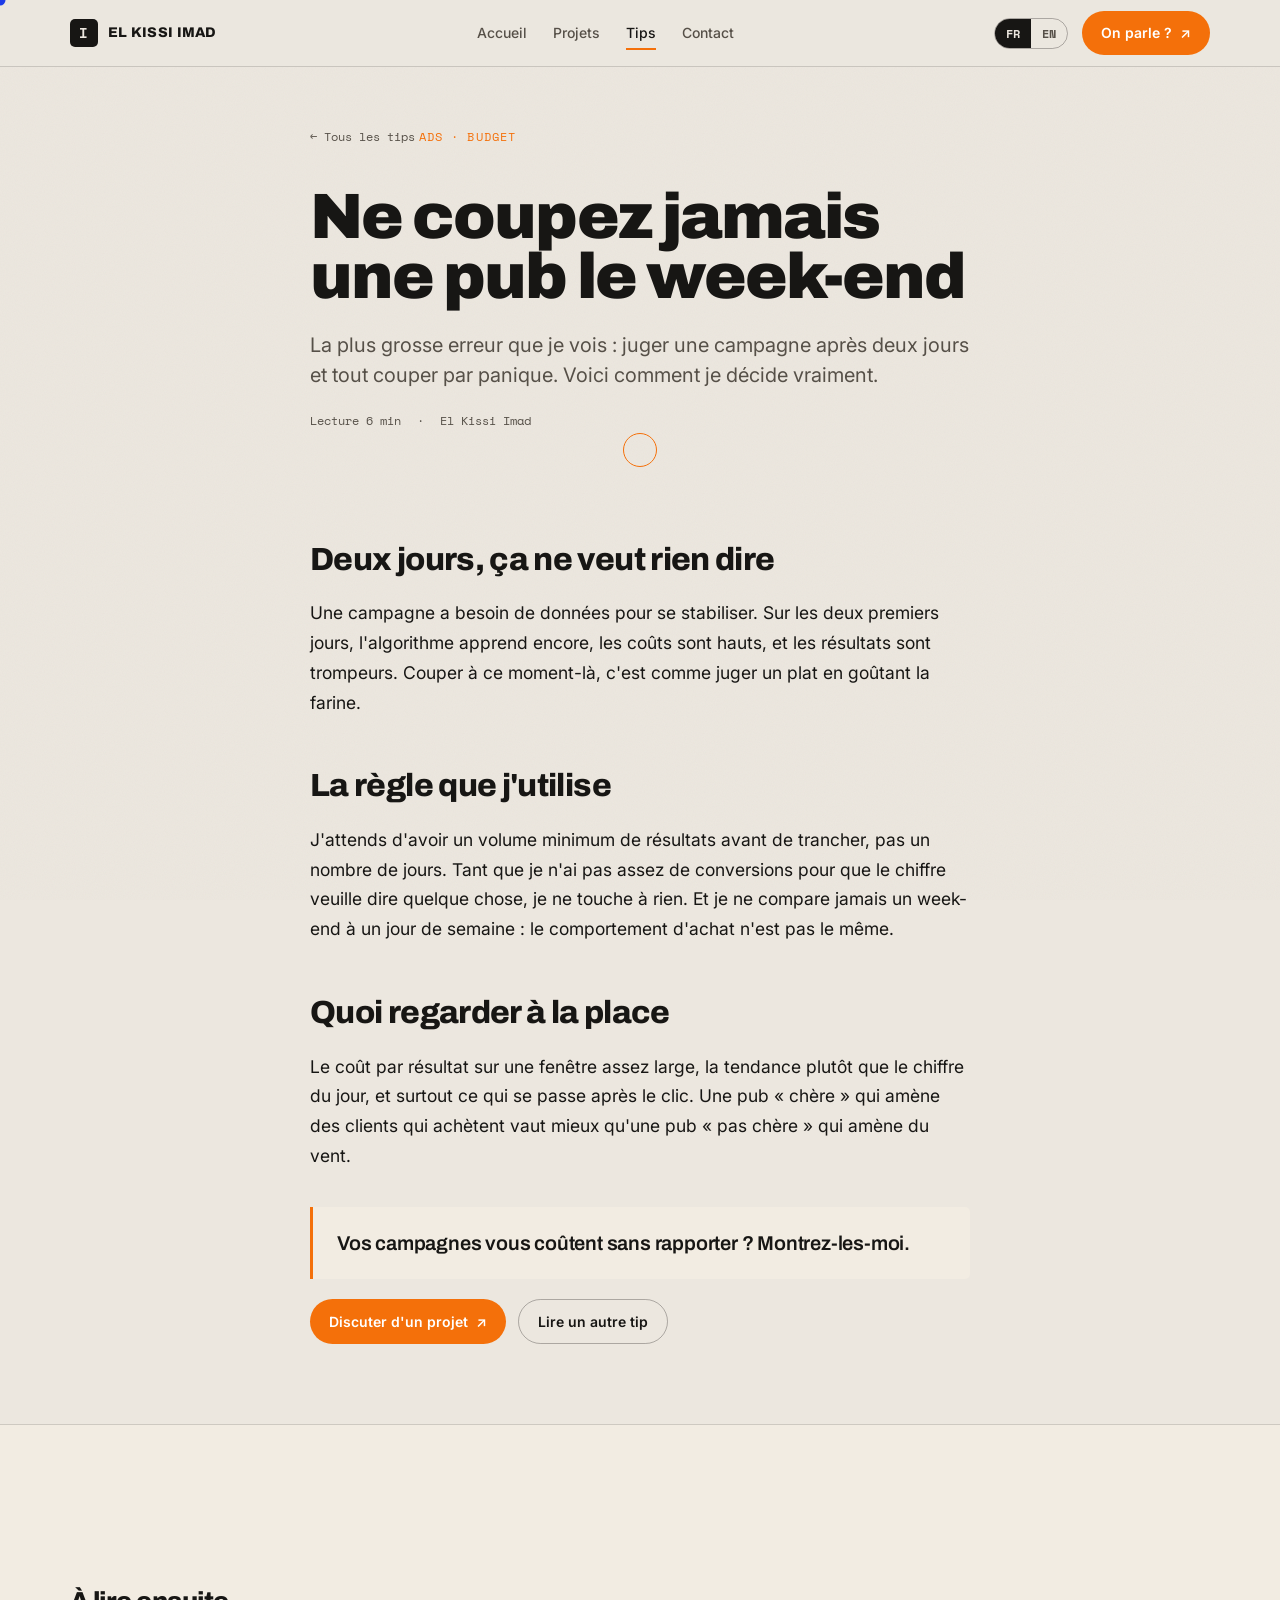
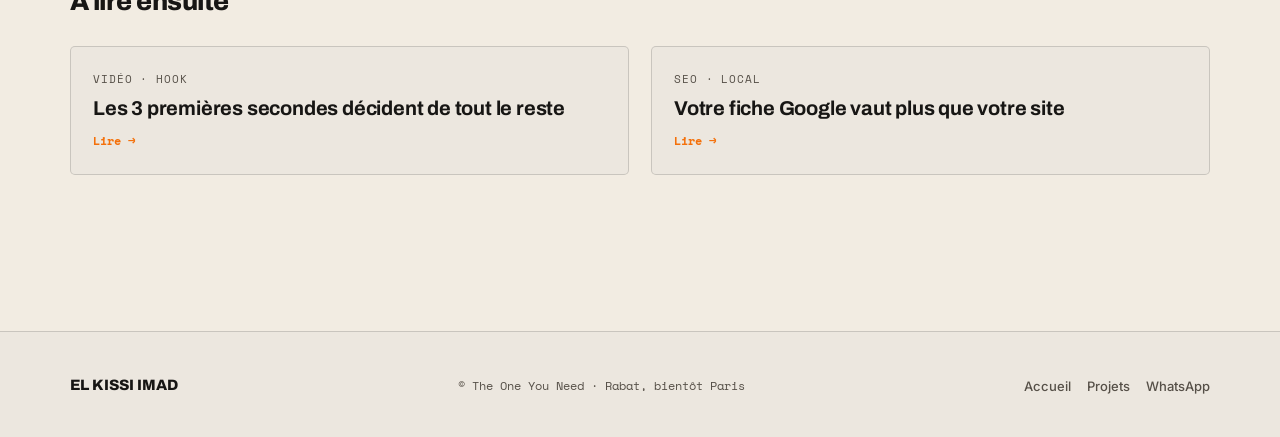
<file: tip-budget-ads.html>
<!DOCTYPE html>
<html lang="fr">
<head>
<meta charset="UTF-8">
<meta name="viewport" content="width=device-width, initial-scale=1.0">
<title>Ne coupez jamais une pub le week-end · Tips · El Kissi Imad</title>
<meta name="description" content="La plus grosse erreur que je vois : juger une campagne après deux jours et tout couper par panique. Voici comment je décide vraiment.">
<meta name="theme-color" content="#F4700A">
<link rel="preconnect" href="https://fonts.googleapis.com">
<link rel="preconnect" href="https://fonts.gstatic.com" crossorigin>
<link href="https://fonts.googleapis.com/css2?family=Archivo:wght@400;500;600;700;800;900&family=Inter:wght@400;500;600&family=Space+Mono:wght@400;700&display=swap" rel="stylesheet">
<link rel="stylesheet" href="assets/style.css">
<style>
.arthead{padding:56px 0 40px;position:relative;overflow:hidden}
.arthead .back{font-family:var(--mono);font-size:12px;color:var(--ink-soft);display:inline-flex;gap:7px;align-items:center;margin-bottom:26px}
.arthead .back:hover{color:var(--orange)}
.arthead .cat{font-family:var(--mono);font-size:12px;letter-spacing:.09em;text-transform:uppercase;color:var(--orange)}
.arthead h1{font-family:var(--disp);font-weight:900;font-size:clamp(34px,5vw,66px);line-height:.95;letter-spacing:-.03em;margin:14px 0 0;max-width:20ch}
.arthead .lede{font-size:20px;line-height:1.5;color:var(--ink-soft);margin-top:22px;max-width:56ch}
.arthead .meta{font-family:var(--mono);font-size:12px;color:var(--ink-soft);margin-top:22px;display:flex;gap:16px;align-items:center}
.progress{position:fixed;top:0;left:0;height:3px;background:var(--orange);width:0;z-index:60;transition:width .1s}
.artbody{padding:20px 0 80px}
.artbody .wrap{max-width:720px}
.artbody h2{font-family:var(--disp);font-weight:800;font-size:clamp(24px,3vw,32px);letter-spacing:-.02em;margin:44px 0 14px}
.artbody p{font-size:17.5px;line-height:1.7;color:var(--ink);margin-bottom:18px}
.artbody .pull{border-left:3px solid var(--orange);background:var(--card);padding:22px 24px;font-family:var(--disp);font-weight:600;font-size:20px;line-height:1.4;letter-spacing:-.01em;margin:36px 0 10px;border-radius:0 5px 5px 0}
.artcta{margin-top:20px;display:flex;gap:12px;flex-wrap:wrap}
.related{border-top:1px solid var(--line);background:var(--card)}
.related .wrap{padding:64px 30px}
.related h3{font-family:var(--disp);font-weight:800;font-size:26px;letter-spacing:-.02em;margin-bottom:24px}
.rel-grid{display:grid;grid-template-columns:1fr 1fr;gap:22px}
.rel{border:1px solid var(--line);border-radius:5px;padding:24px 22px;background:var(--paper);transition:transform .25s,box-shadow .25s;display:flex;flex-direction:column}
.rel:hover{transform:translateY(-3px);box-shadow:6px 6px 0 var(--blue)}
.rel:nth-child(2):hover{box-shadow:6px 6px 0 var(--orange)}
.rel .c{font-family:var(--mono);font-size:11px;letter-spacing:.08em;text-transform:uppercase;color:var(--ink-soft)}
.rel h4{font-family:var(--disp);font-weight:700;font-size:20px;letter-spacing:-.01em;margin:9px 0 12px;line-height:1.15}
.rel .go{font-family:var(--mono);font-size:12px;font-weight:700;color:var(--orange);margin-top:auto}
@media(max-width:620px){.rel-grid{grid-template-columns:1fr}}
</style>
</head>
<body class="fr page">
<div class="progress" id="prog"></div>

<header>
  <div class="wrap nav">
    <a href="index.html" class="brand"><span class="mk">I</span>EL KISSI IMAD</a>
    <nav class="nav-links">
      <a href="index.html"><span data-fr>Accueil</span><span data-en>Home</span></a>
      <a href="projets.html"><span data-fr>Projets</span><span data-en>Work</span></a>
      <a href="tips.html" class="active"><span data-fr>Tips</span><span data-en>Tips</span></a>
      <a href="contact.html"><span data-fr>Contact</span><span data-en>Contact</span></a>
    </nav>
    <div class="nav-right">
      <div class="lang"><button class="on" id="lf" onclick="setLang('fr')">FR</button><button id="le" onclick="setLang('en')">EN</button></div>
      <a href="contact.html" class="btn solid-o magnet"><span data-fr>On parle ?</span><span data-en>Let's talk</span><span class="arw">↗</span></a>
      <button class="mtog" onclick="toggleMenu()" aria-label="Menu"><span></span><span></span><span></span></button>
    </div>
  </div>
</header>
<div class="mm" id="mm">
  <a href="index.html"><span data-fr>Accueil</span><span data-en>Home</span></a>
  <a href="projets.html"><span data-fr>Projets</span><span data-en>Work</span></a>
  <a href="tips.html"><span data-fr>Tips</span><span data-en>Tips</span></a>
  <a href="contact.html"><span data-fr>Contact</span><span data-en>Contact</span></a>
</div>

<article>
  <div class="arthead">
    <div class="wrap" style="max-width:720px">
      <a href="tips.html" class="back">← <span data-fr>Tous les tips</span><span data-en>All tips</span></a>
      <span class="cat">Ads · Budget</span>
      <h1 data-fr>Ne coupez jamais une pub le week-end</h1>
      <h1 data-en class="blk">Never kill an ad on a weekend</h1>
      <p class="lede" data-fr>La plus grosse erreur que je vois : juger une campagne après deux jours et tout couper par panique. Voici comment je décide vraiment.</p>
      <p class="lede blk" data-en>The biggest mistake I see: judging a campaign after two days and killing everything out of panic. Here's how I actually decide.</p>
      <div class="meta"><span data-fr>Lecture 6 min</span><span data-en>6 min read</span><span>·</span><span>El Kissi Imad</span></div>
    </div>
  </div>

  <div class="artbody">
    <div class="wrap" data-fr>
      <h2>Deux jours, ça ne veut rien dire</h2>
      <p>Une campagne a besoin de données pour se stabiliser. Sur les deux premiers jours, l'algorithme apprend encore, les coûts sont hauts, et les résultats sont trompeurs. Couper à ce moment-là, c'est comme juger un plat en goûtant la farine.</p>
      <h2>La règle que j'utilise</h2>
      <p>J'attends d'avoir un volume minimum de résultats avant de trancher, pas un nombre de jours. Tant que je n'ai pas assez de conversions pour que le chiffre veuille dire quelque chose, je ne touche à rien. Et je ne compare jamais un week-end à un jour de semaine : le comportement d'achat n'est pas le même.</p>
      <h2>Quoi regarder à la place</h2>
      <p>Le coût par résultat sur une fenêtre assez large, la tendance plutôt que le chiffre du jour, et surtout ce qui se passe après le clic. Une pub « chère » qui amène des clients qui achètent vaut mieux qu'une pub « pas chère » qui amène du vent.</p>
      <div class="pull">Vos campagnes vous coûtent sans rapporter ? Montrez-les-moi.</div>
      <div class="artcta">
        <a href="contact.html" class="btn solid-o magnet">Discuter d'un projet <span class="arw">↗</span></a>
        <a href="tips.html" class="btn ghost">Lire un autre tip</a>
      </div>
    </div>
    <div class="wrap blk" data-en style="display:none">
      <h2>Two days means nothing</h2>
      <p>A campaign needs data to settle. In the first two days the algorithm is still learning, costs run high, and results mislead. Cutting then is like judging a dish by tasting the flour.</p>
      <h2>The rule I use</h2>
      <p>I wait for a minimum volume of results before deciding, not a number of days. Until I have enough conversions for the number to mean something, I touch nothing. And I never compare a weekend to a weekday: buying behaviour isn't the same.</p>
      <h2>What to watch instead</h2>
      <p>Cost per result over a wide enough window, the trend rather than today's figure, and above all what happens after the click. An “expensive” ad that brings buyers beats a “cheap” one that brings nothing.</p>
      <div class="pull">Ads costing you without paying back? Show them to me.</div>
      <div class="artcta">
        <a href="contact.html" class="btn solid-o magnet">Discuss a project <span class="arw">↗</span></a>
        <a href="tips.html" class="btn ghost">Read another tip</a>
      </div>
    </div>
  </div>
</article>

<section class="related">
  <div class="wrap">
    <h3 data-fr>À lire ensuite</h3><h3 data-en class="blk">Read next</h3>
    <div class="rel-grid">
      <a href="tip-3-secondes.html" class="rel magnet">
        <span class="c">Vidéo · Hook</span>
        <h4 data-fr>Les 3 premières secondes décident de tout le reste</h4><h4 data-en class="blk">The first 3 seconds decide everything else</h4>
        <span class="go" data-fr>Lire →</span><span class="go blk" data-en>Read →</span>
      </a>
      <a href="tip-fiche-google.html" class="rel magnet">
        <span class="c">SEO · Local</span>
        <h4 data-fr>Votre fiche Google vaut plus que votre site</h4><h4 data-en class="blk">Your Google profile beats your website</h4>
        <span class="go" data-fr>Lire →</span><span class="go blk" data-en>Read →</span>
      </a>
    </div>
  </div>
</section>

<footer>
  <div class="wrap ft">
    <span class="fb">EL KISSI IMAD</span>
    <span class="fm" data-fr>© The One You Need · Rabat, bientôt Paris</span>
    <span class="fm blk" data-en>© The One You Need · Rabat, soon Paris</span>
    <div class="fs">
      <a href="index.html"><span data-fr>Accueil</span><span data-en>Home</span></a>
      <a href="projets.html"><span data-fr>Projets</span><span data-en>Work</span></a>
      <a href="https://wa.me/212618593795" target="_blank" rel="noopener">WhatsApp</a>
    </div>
  </div>
</footer>

<script src="assets/app.js"></script>
<script>
// The en/fr blocks toggle via display; ensure blk shows in EN
function syncArtLang(){
  const en=document.body.classList.contains('en');
  document.querySelectorAll('.artbody .wrap').forEach(w=>{
    if(w.hasAttribute('data-en')) w.style.display=en?'block':'none';
    if(w.hasAttribute('data-fr')) w.style.display=en?'none':'block';
  });
}
const _set=setLang;setLang=function(l){_set(l);syncArtLang();};
document.addEventListener('DOMContentLoaded',syncArtLang);
// reading progress
addEventListener('scroll',()=>{
  const h=document.documentElement;
  const p=(h.scrollTop)/(h.scrollHeight-h.clientHeight)*100;
  document.getElementById('prog').style.width=p+'%';
});
</script>
</body>
</html>
</file>
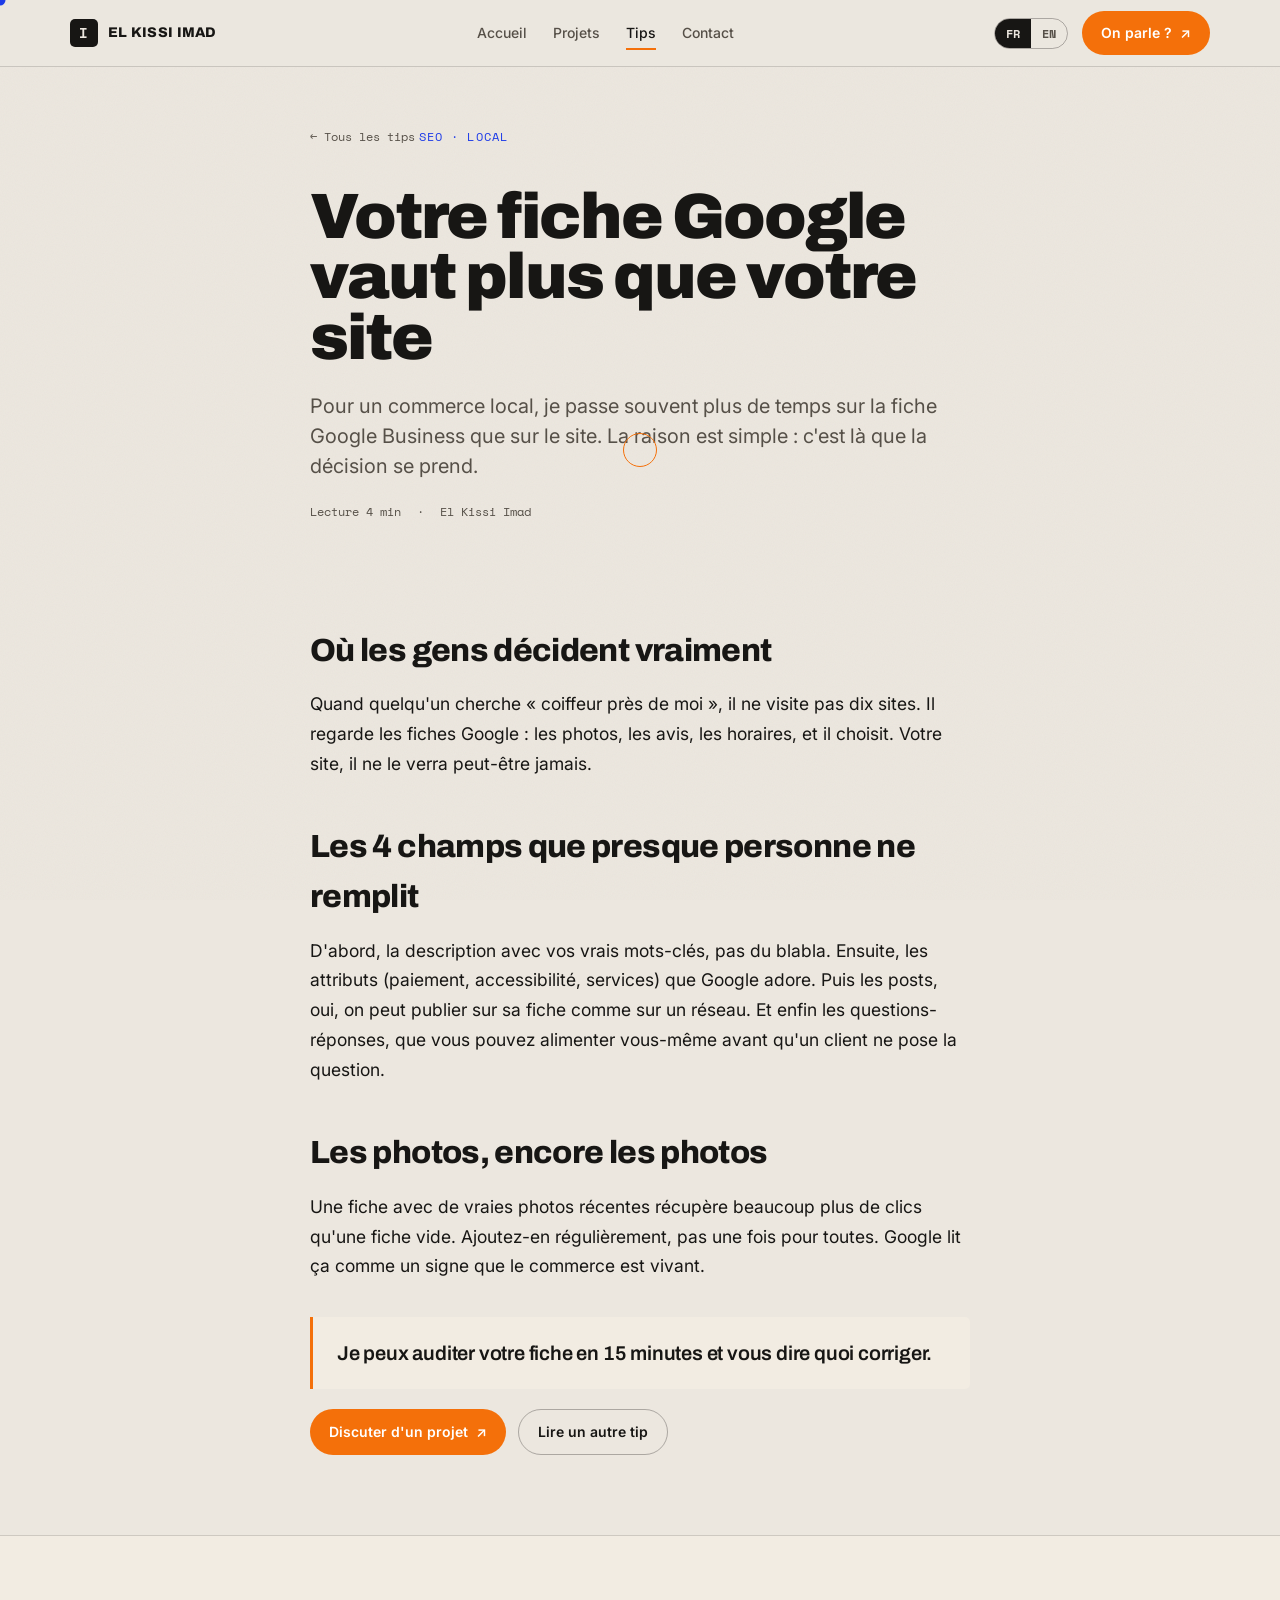
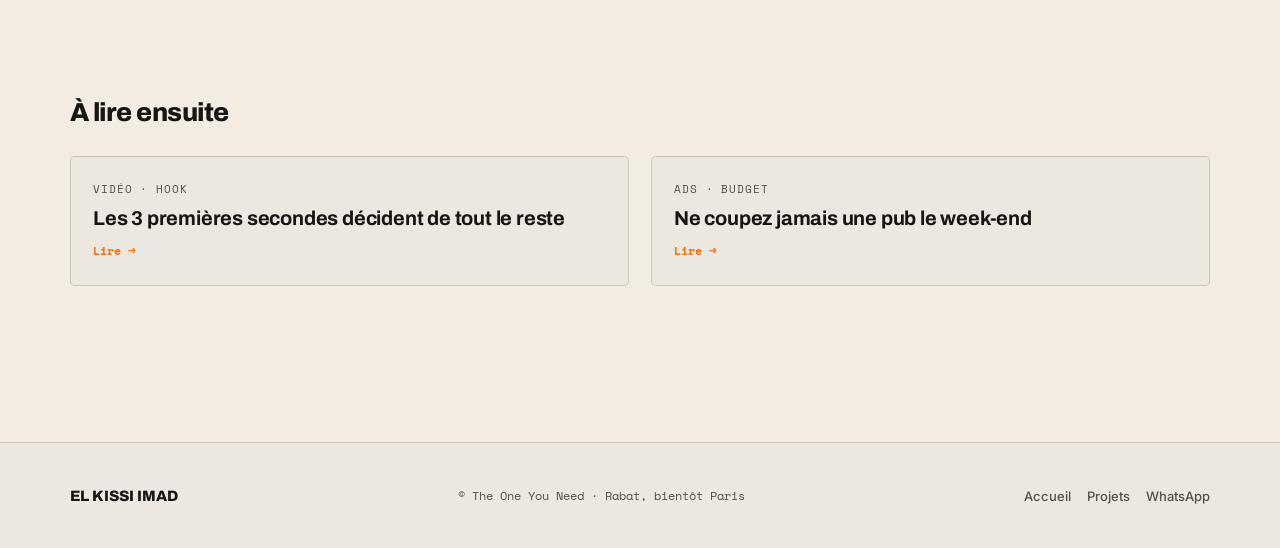
<file: tip-fiche-google.html>
<!DOCTYPE html>
<html lang="fr">
<head>
<meta charset="UTF-8">
<meta name="viewport" content="width=device-width, initial-scale=1.0">
<title>Votre fiche Google vaut plus que votre site · Tips · El Kissi Imad</title>
<meta name="description" content="Pour un commerce local, je passe souvent plus de temps sur la fiche Google Business que sur le site. La raison est simple : c'est là que la décision se prend.">
<meta name="theme-color" content="#1D3BE8">
<link rel="preconnect" href="https://fonts.googleapis.com">
<link rel="preconnect" href="https://fonts.gstatic.com" crossorigin>
<link href="https://fonts.googleapis.com/css2?family=Archivo:wght@400;500;600;700;800;900&family=Inter:wght@400;500;600&family=Space+Mono:wght@400;700&display=swap" rel="stylesheet">
<link rel="stylesheet" href="assets/style.css">
<style>
.arthead{padding:56px 0 40px;position:relative;overflow:hidden}
.arthead .back{font-family:var(--mono);font-size:12px;color:var(--ink-soft);display:inline-flex;gap:7px;align-items:center;margin-bottom:26px}
.arthead .back:hover{color:var(--orange)}
.arthead .cat{font-family:var(--mono);font-size:12px;letter-spacing:.09em;text-transform:uppercase;color:var(--blue)}
.arthead h1{font-family:var(--disp);font-weight:900;font-size:clamp(34px,5vw,66px);line-height:.95;letter-spacing:-.03em;margin:14px 0 0;max-width:20ch}
.arthead .lede{font-size:20px;line-height:1.5;color:var(--ink-soft);margin-top:22px;max-width:56ch}
.arthead .meta{font-family:var(--mono);font-size:12px;color:var(--ink-soft);margin-top:22px;display:flex;gap:16px;align-items:center}
.progress{position:fixed;top:0;left:0;height:3px;background:var(--blue);width:0;z-index:60;transition:width .1s}
.artbody{padding:20px 0 80px}
.artbody .wrap{max-width:720px}
.artbody h2{font-family:var(--disp);font-weight:800;font-size:clamp(24px,3vw,32px);letter-spacing:-.02em;margin:44px 0 14px}
.artbody p{font-size:17.5px;line-height:1.7;color:var(--ink);margin-bottom:18px}
.artbody .pull{border-left:3px solid var(--orange);background:var(--card);padding:22px 24px;font-family:var(--disp);font-weight:600;font-size:20px;line-height:1.4;letter-spacing:-.01em;margin:36px 0 10px;border-radius:0 5px 5px 0}
.artcta{margin-top:20px;display:flex;gap:12px;flex-wrap:wrap}
.related{border-top:1px solid var(--line);background:var(--card)}
.related .wrap{padding:64px 30px}
.related h3{font-family:var(--disp);font-weight:800;font-size:26px;letter-spacing:-.02em;margin-bottom:24px}
.rel-grid{display:grid;grid-template-columns:1fr 1fr;gap:22px}
.rel{border:1px solid var(--line);border-radius:5px;padding:24px 22px;background:var(--paper);transition:transform .25s,box-shadow .25s;display:flex;flex-direction:column}
.rel:hover{transform:translateY(-3px);box-shadow:6px 6px 0 var(--blue)}
.rel:nth-child(2):hover{box-shadow:6px 6px 0 var(--orange)}
.rel .c{font-family:var(--mono);font-size:11px;letter-spacing:.08em;text-transform:uppercase;color:var(--ink-soft)}
.rel h4{font-family:var(--disp);font-weight:700;font-size:20px;letter-spacing:-.01em;margin:9px 0 12px;line-height:1.15}
.rel .go{font-family:var(--mono);font-size:12px;font-weight:700;color:var(--orange);margin-top:auto}
@media(max-width:620px){.rel-grid{grid-template-columns:1fr}}
</style>
</head>
<body class="fr page">
<div class="progress" id="prog"></div>

<header>
  <div class="wrap nav">
    <a href="index.html" class="brand"><span class="mk">I</span>EL KISSI IMAD</a>
    <nav class="nav-links">
      <a href="index.html"><span data-fr>Accueil</span><span data-en>Home</span></a>
      <a href="projets.html"><span data-fr>Projets</span><span data-en>Work</span></a>
      <a href="tips.html" class="active"><span data-fr>Tips</span><span data-en>Tips</span></a>
      <a href="contact.html"><span data-fr>Contact</span><span data-en>Contact</span></a>
    </nav>
    <div class="nav-right">
      <div class="lang"><button class="on" id="lf" onclick="setLang('fr')">FR</button><button id="le" onclick="setLang('en')">EN</button></div>
      <a href="contact.html" class="btn solid-o magnet"><span data-fr>On parle ?</span><span data-en>Let's talk</span><span class="arw">↗</span></a>
      <button class="mtog" onclick="toggleMenu()" aria-label="Menu"><span></span><span></span><span></span></button>
    </div>
  </div>
</header>
<div class="mm" id="mm">
  <a href="index.html"><span data-fr>Accueil</span><span data-en>Home</span></a>
  <a href="projets.html"><span data-fr>Projets</span><span data-en>Work</span></a>
  <a href="tips.html"><span data-fr>Tips</span><span data-en>Tips</span></a>
  <a href="contact.html"><span data-fr>Contact</span><span data-en>Contact</span></a>
</div>

<article>
  <div class="arthead">
    <div class="wrap" style="max-width:720px">
      <a href="tips.html" class="back">← <span data-fr>Tous les tips</span><span data-en>All tips</span></a>
      <span class="cat">SEO · Local</span>
      <h1 data-fr>Votre fiche Google vaut plus que votre site</h1>
      <h1 data-en class="blk">Your Google profile beats your website</h1>
      <p class="lede" data-fr>Pour un commerce local, je passe souvent plus de temps sur la fiche Google Business que sur le site. La raison est simple : c'est là que la décision se prend.</p>
      <p class="lede blk" data-en>For a local business, I often spend more time on the Google Business profile than on the website. The reason is simple: that's where the decision happens.</p>
      <div class="meta"><span data-fr>Lecture 4 min</span><span data-en>4 min read</span><span>·</span><span>El Kissi Imad</span></div>
    </div>
  </div>

  <div class="artbody">
    <div class="wrap" data-fr>
      <h2>Où les gens décident vraiment</h2>
      <p>Quand quelqu'un cherche « coiffeur près de moi », il ne visite pas dix sites. Il regarde les fiches Google : les photos, les avis, les horaires, et il choisit. Votre site, il ne le verra peut-être jamais.</p>
      <h2>Les 4 champs que presque personne ne remplit</h2>
      <p>D'abord, la description avec vos vrais mots-clés, pas du blabla. Ensuite, les attributs (paiement, accessibilité, services) que Google adore. Puis les posts, oui, on peut publier sur sa fiche comme sur un réseau. Et enfin les questions-réponses, que vous pouvez alimenter vous-même avant qu'un client ne pose la question.</p>
      <h2>Les photos, encore les photos</h2>
      <p>Une fiche avec de vraies photos récentes récupère beaucoup plus de clics qu'une fiche vide. Ajoutez-en régulièrement, pas une fois pour toutes. Google lit ça comme un signe que le commerce est vivant.</p>
      <div class="pull">Je peux auditer votre fiche en 15 minutes et vous dire quoi corriger.</div>
      <div class="artcta">
        <a href="contact.html" class="btn solid-o magnet">Discuter d'un projet <span class="arw">↗</span></a>
        <a href="tips.html" class="btn ghost">Lire un autre tip</a>
      </div>
    </div>
    <div class="wrap blk" data-en style="display:none">
      <h2>Where people actually decide</h2>
      <p>When someone searches “hairdresser near me,” they don't visit ten websites. They look at Google profiles: photos, reviews, hours, and they pick. Your website? They may never see it.</p>
      <h2>The 4 fields almost nobody fills</h2>
      <p>First, the description with your real keywords, not fluff. Then the attributes (payment, accessibility, services) that Google loves. Then posts, yes, you can publish on your profile like a social feed. And finally the Q&A, which you can seed yourself before a customer even asks.</p>
      <h2>Photos, and more photos</h2>
      <p>A profile with real recent photos gets far more clicks than an empty one. Add them regularly, not once and done. Google reads that as a sign the business is alive.</p>
      <div class="pull">I can audit your profile in 15 minutes and tell you what to fix.</div>
      <div class="artcta">
        <a href="contact.html" class="btn solid-o magnet">Discuss a project <span class="arw">↗</span></a>
        <a href="tips.html" class="btn ghost">Read another tip</a>
      </div>
    </div>
  </div>
</article>

<section class="related">
  <div class="wrap">
    <h3 data-fr>À lire ensuite</h3><h3 data-en class="blk">Read next</h3>
    <div class="rel-grid">
      <a href="tip-3-secondes.html" class="rel magnet">
        <span class="c">Vidéo · Hook</span>
        <h4 data-fr>Les 3 premières secondes décident de tout le reste</h4><h4 data-en class="blk">The first 3 seconds decide everything else</h4>
        <span class="go" data-fr>Lire →</span><span class="go blk" data-en>Read →</span>
      </a>
      <a href="tip-budget-ads.html" class="rel magnet">
        <span class="c">Ads · Budget</span>
        <h4 data-fr>Ne coupez jamais une pub le week-end</h4><h4 data-en class="blk">Never kill an ad on a weekend</h4>
        <span class="go" data-fr>Lire →</span><span class="go blk" data-en>Read →</span>
      </a>
    </div>
  </div>
</section>

<footer>
  <div class="wrap ft">
    <span class="fb">EL KISSI IMAD</span>
    <span class="fm" data-fr>© The One You Need · Rabat, bientôt Paris</span>
    <span class="fm blk" data-en>© The One You Need · Rabat, soon Paris</span>
    <div class="fs">
      <a href="index.html"><span data-fr>Accueil</span><span data-en>Home</span></a>
      <a href="projets.html"><span data-fr>Projets</span><span data-en>Work</span></a>
      <a href="https://wa.me/212618593795" target="_blank" rel="noopener">WhatsApp</a>
    </div>
  </div>
</footer>

<script src="assets/app.js"></script>
<script>
// The en/fr blocks toggle via display; ensure blk shows in EN
function syncArtLang(){
  const en=document.body.classList.contains('en');
  document.querySelectorAll('.artbody .wrap').forEach(w=>{
    if(w.hasAttribute('data-en')) w.style.display=en?'block':'none';
    if(w.hasAttribute('data-fr')) w.style.display=en?'none':'block';
  });
}
const _set=setLang;setLang=function(l){_set(l);syncArtLang();};
document.addEventListener('DOMContentLoaded',syncArtLang);
// reading progress
addEventListener('scroll',()=>{
  const h=document.documentElement;
  const p=(h.scrollTop)/(h.scrollHeight-h.clientHeight)*100;
  document.getElementById('prog').style.width=p+'%';
});
</script>
</body>
</html>
</file>
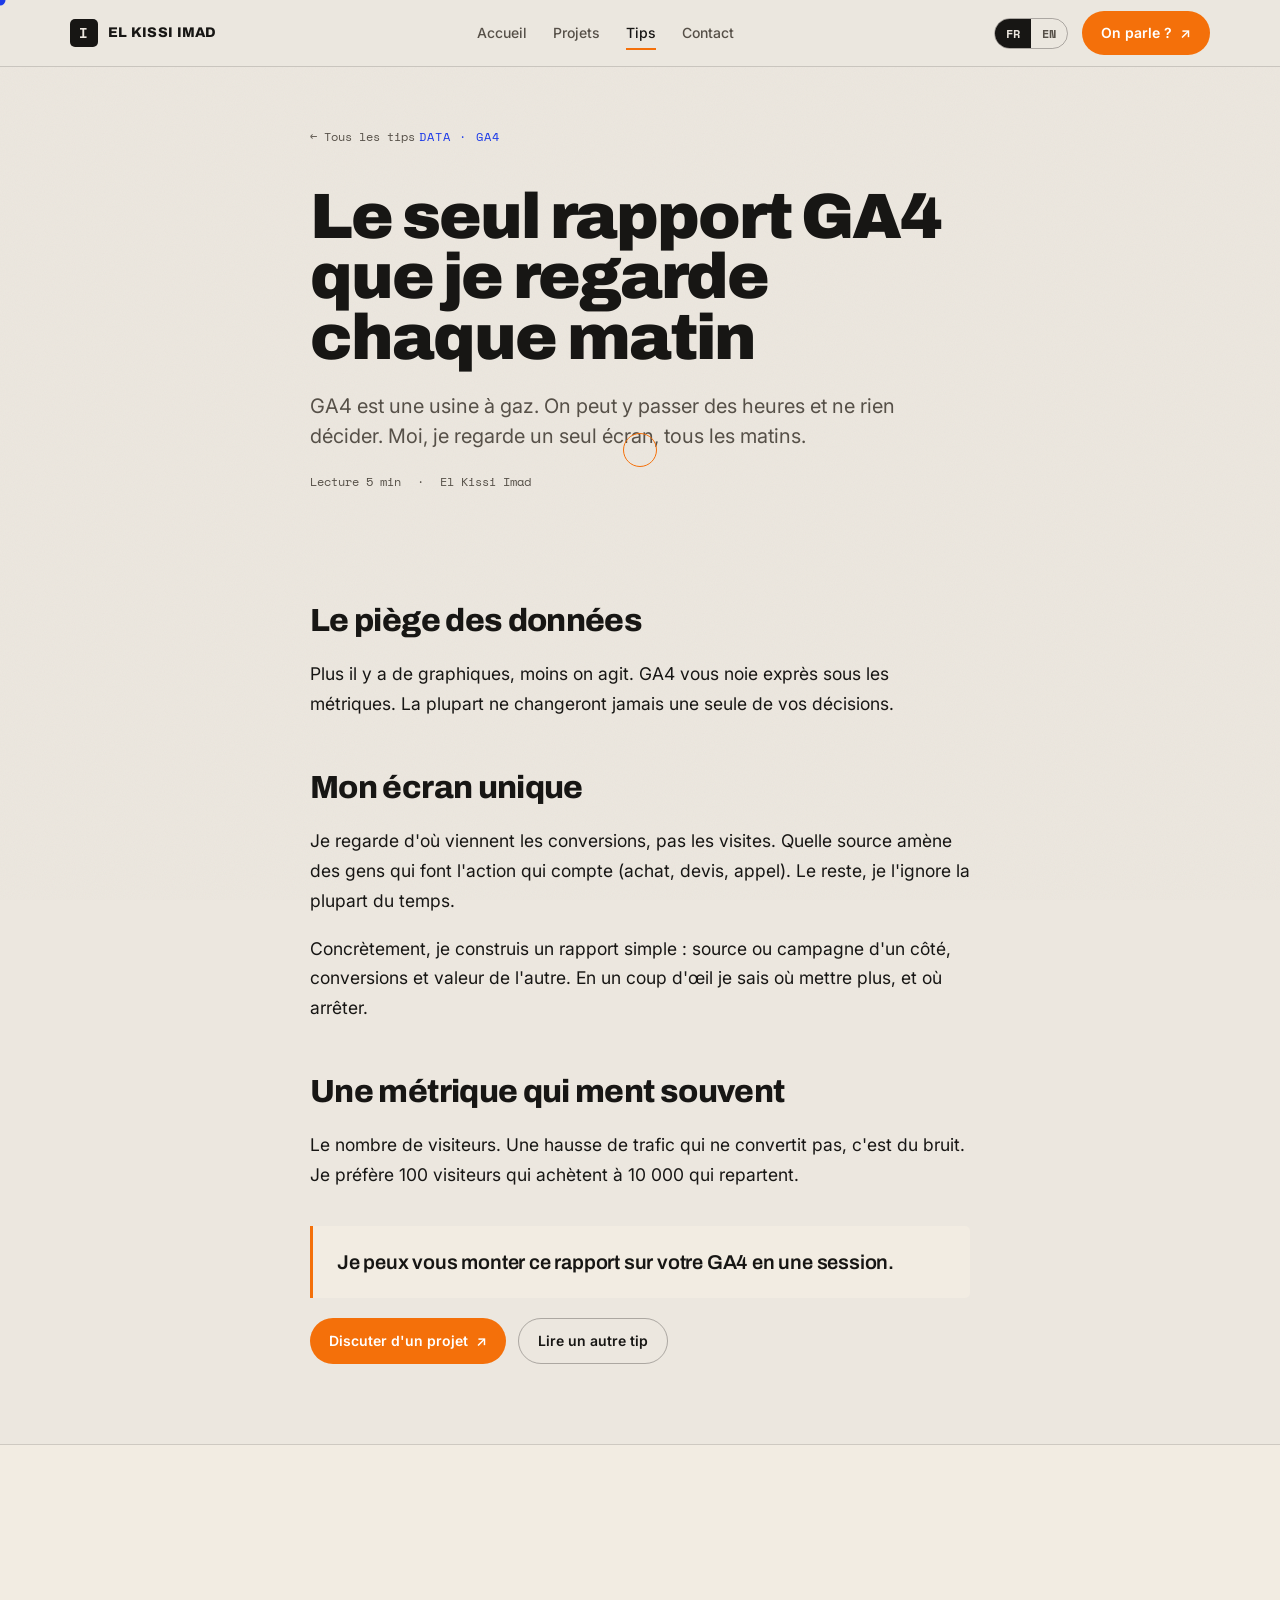
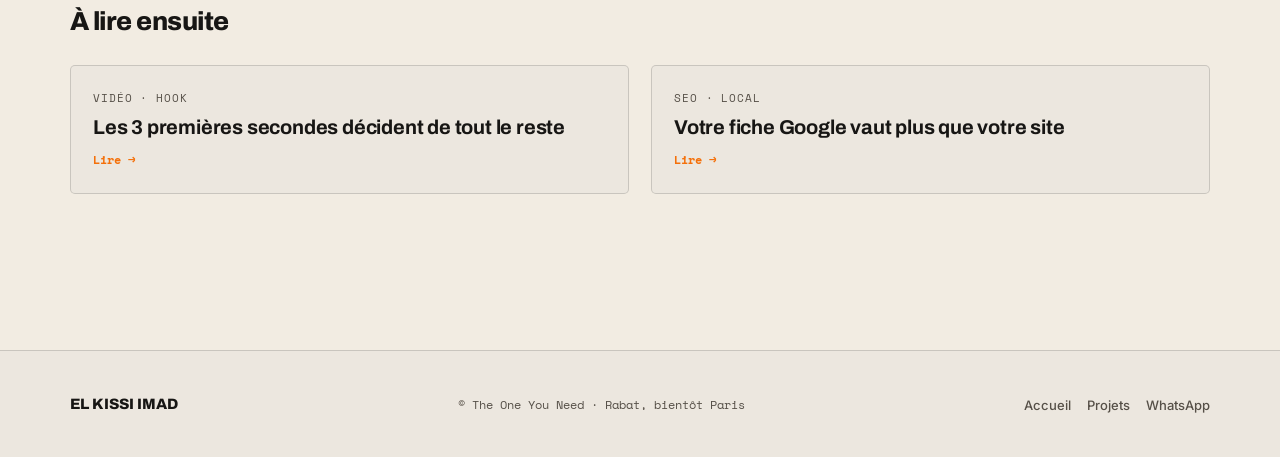
<file: tip-ga4.html>
<!DOCTYPE html>
<html lang="fr">
<head>
<meta charset="UTF-8">
<meta name="viewport" content="width=device-width, initial-scale=1.0">
<title>Le seul rapport GA4 que je regarde chaque matin · Tips · El Kissi Imad</title>
<meta name="description" content="GA4 est une usine à gaz. On peut y passer des heures et ne rien décider. Moi, je regarde un seul écran, tous les matins.">
<meta name="theme-color" content="#1D3BE8">
<link rel="preconnect" href="https://fonts.googleapis.com">
<link rel="preconnect" href="https://fonts.gstatic.com" crossorigin>
<link href="https://fonts.googleapis.com/css2?family=Archivo:wght@400;500;600;700;800;900&family=Inter:wght@400;500;600&family=Space+Mono:wght@400;700&display=swap" rel="stylesheet">
<link rel="stylesheet" href="assets/style.css">
<style>
.arthead{padding:56px 0 40px;position:relative;overflow:hidden}
.arthead .back{font-family:var(--mono);font-size:12px;color:var(--ink-soft);display:inline-flex;gap:7px;align-items:center;margin-bottom:26px}
.arthead .back:hover{color:var(--orange)}
.arthead .cat{font-family:var(--mono);font-size:12px;letter-spacing:.09em;text-transform:uppercase;color:var(--blue)}
.arthead h1{font-family:var(--disp);font-weight:900;font-size:clamp(34px,5vw,66px);line-height:.95;letter-spacing:-.03em;margin:14px 0 0;max-width:20ch}
.arthead .lede{font-size:20px;line-height:1.5;color:var(--ink-soft);margin-top:22px;max-width:56ch}
.arthead .meta{font-family:var(--mono);font-size:12px;color:var(--ink-soft);margin-top:22px;display:flex;gap:16px;align-items:center}
.progress{position:fixed;top:0;left:0;height:3px;background:var(--blue);width:0;z-index:60;transition:width .1s}
.artbody{padding:20px 0 80px}
.artbody .wrap{max-width:720px}
.artbody h2{font-family:var(--disp);font-weight:800;font-size:clamp(24px,3vw,32px);letter-spacing:-.02em;margin:44px 0 14px}
.artbody p{font-size:17.5px;line-height:1.7;color:var(--ink);margin-bottom:18px}
.artbody .pull{border-left:3px solid var(--orange);background:var(--card);padding:22px 24px;font-family:var(--disp);font-weight:600;font-size:20px;line-height:1.4;letter-spacing:-.01em;margin:36px 0 10px;border-radius:0 5px 5px 0}
.artcta{margin-top:20px;display:flex;gap:12px;flex-wrap:wrap}
.related{border-top:1px solid var(--line);background:var(--card)}
.related .wrap{padding:64px 30px}
.related h3{font-family:var(--disp);font-weight:800;font-size:26px;letter-spacing:-.02em;margin-bottom:24px}
.rel-grid{display:grid;grid-template-columns:1fr 1fr;gap:22px}
.rel{border:1px solid var(--line);border-radius:5px;padding:24px 22px;background:var(--paper);transition:transform .25s,box-shadow .25s;display:flex;flex-direction:column}
.rel:hover{transform:translateY(-3px);box-shadow:6px 6px 0 var(--blue)}
.rel:nth-child(2):hover{box-shadow:6px 6px 0 var(--orange)}
.rel .c{font-family:var(--mono);font-size:11px;letter-spacing:.08em;text-transform:uppercase;color:var(--ink-soft)}
.rel h4{font-family:var(--disp);font-weight:700;font-size:20px;letter-spacing:-.01em;margin:9px 0 12px;line-height:1.15}
.rel .go{font-family:var(--mono);font-size:12px;font-weight:700;color:var(--orange);margin-top:auto}
@media(max-width:620px){.rel-grid{grid-template-columns:1fr}}
</style>
</head>
<body class="fr page">
<div class="progress" id="prog"></div>

<header>
  <div class="wrap nav">
    <a href="index.html" class="brand"><span class="mk">I</span>EL KISSI IMAD</a>
    <nav class="nav-links">
      <a href="index.html"><span data-fr>Accueil</span><span data-en>Home</span></a>
      <a href="projets.html"><span data-fr>Projets</span><span data-en>Work</span></a>
      <a href="tips.html" class="active"><span data-fr>Tips</span><span data-en>Tips</span></a>
      <a href="contact.html"><span data-fr>Contact</span><span data-en>Contact</span></a>
    </nav>
    <div class="nav-right">
      <div class="lang"><button class="on" id="lf" onclick="setLang('fr')">FR</button><button id="le" onclick="setLang('en')">EN</button></div>
      <a href="contact.html" class="btn solid-o magnet"><span data-fr>On parle ?</span><span data-en>Let's talk</span><span class="arw">↗</span></a>
      <button class="mtog" onclick="toggleMenu()" aria-label="Menu"><span></span><span></span><span></span></button>
    </div>
  </div>
</header>
<div class="mm" id="mm">
  <a href="index.html"><span data-fr>Accueil</span><span data-en>Home</span></a>
  <a href="projets.html"><span data-fr>Projets</span><span data-en>Work</span></a>
  <a href="tips.html"><span data-fr>Tips</span><span data-en>Tips</span></a>
  <a href="contact.html"><span data-fr>Contact</span><span data-en>Contact</span></a>
</div>

<article>
  <div class="arthead">
    <div class="wrap" style="max-width:720px">
      <a href="tips.html" class="back">← <span data-fr>Tous les tips</span><span data-en>All tips</span></a>
      <span class="cat">Data · GA4</span>
      <h1 data-fr>Le seul rapport GA4 que je regarde chaque matin</h1>
      <h1 data-en class="blk">The one GA4 report I check every morning</h1>
      <p class="lede" data-fr>GA4 est une usine à gaz. On peut y passer des heures et ne rien décider. Moi, je regarde un seul écran, tous les matins.</p>
      <p class="lede blk" data-en>GA4 is a maze. You can spend hours in it and decide nothing. I look at one screen, every morning.</p>
      <div class="meta"><span data-fr>Lecture 5 min</span><span data-en>5 min read</span><span>·</span><span>El Kissi Imad</span></div>
    </div>
  </div>

  <div class="artbody">
    <div class="wrap" data-fr>
      <h2>Le piège des données</h2>
      <p>Plus il y a de graphiques, moins on agit. GA4 vous noie exprès sous les métriques. La plupart ne changeront jamais une seule de vos décisions.</p>
      <h2>Mon écran unique</h2>
      <p>Je regarde d'où viennent les conversions, pas les visites. Quelle source amène des gens qui font l'action qui compte (achat, devis, appel). Le reste, je l'ignore la plupart du temps.</p>
      <p>Concrètement, je construis un rapport simple : source ou campagne d'un côté, conversions et valeur de l'autre. En un coup d'œil je sais où mettre plus, et où arrêter.</p>
      <h2>Une métrique qui ment souvent</h2>
      <p>Le nombre de visiteurs. Une hausse de trafic qui ne convertit pas, c'est du bruit. Je préfère 100 visiteurs qui achètent à 10 000 qui repartent.</p>
      <div class="pull">Je peux vous monter ce rapport sur votre GA4 en une session.</div>
      <div class="artcta">
        <a href="contact.html" class="btn solid-o magnet">Discuter d'un projet <span class="arw">↗</span></a>
        <a href="tips.html" class="btn ghost">Lire un autre tip</a>
      </div>
    </div>
    <div class="wrap blk" data-en style="display:none">
      <h2>The data trap</h2>
      <p>The more charts there are, the less you act. GA4 drowns you in metrics on purpose. Most of them will never change a single decision.</p>
      <h2>My single screen</h2>
      <p>I look at where conversions come from, not visits. Which source brings people who do the action that matters (purchase, quote, call). The rest I mostly ignore.</p>
      <p>In practice I build one simple report: source or campaign on one side, conversions and value on the other. At a glance I know where to put more, and where to stop.</p>
      <h2>A metric that often lies</h2>
      <p>Visitor count. A traffic spike that doesn't convert is noise. I'll take 100 visitors who buy over 10,000 who leave.</p>
      <div class="pull">I can set this report up on your GA4 in one session.</div>
      <div class="artcta">
        <a href="contact.html" class="btn solid-o magnet">Discuss a project <span class="arw">↗</span></a>
        <a href="tips.html" class="btn ghost">Read another tip</a>
      </div>
    </div>
  </div>
</article>

<section class="related">
  <div class="wrap">
    <h3 data-fr>À lire ensuite</h3><h3 data-en class="blk">Read next</h3>
    <div class="rel-grid">
      <a href="tip-3-secondes.html" class="rel magnet">
        <span class="c">Vidéo · Hook</span>
        <h4 data-fr>Les 3 premières secondes décident de tout le reste</h4><h4 data-en class="blk">The first 3 seconds decide everything else</h4>
        <span class="go" data-fr>Lire →</span><span class="go blk" data-en>Read →</span>
      </a>
      <a href="tip-fiche-google.html" class="rel magnet">
        <span class="c">SEO · Local</span>
        <h4 data-fr>Votre fiche Google vaut plus que votre site</h4><h4 data-en class="blk">Your Google profile beats your website</h4>
        <span class="go" data-fr>Lire →</span><span class="go blk" data-en>Read →</span>
      </a>
    </div>
  </div>
</section>

<footer>
  <div class="wrap ft">
    <span class="fb">EL KISSI IMAD</span>
    <span class="fm" data-fr>© The One You Need · Rabat, bientôt Paris</span>
    <span class="fm blk" data-en>© The One You Need · Rabat, soon Paris</span>
    <div class="fs">
      <a href="index.html"><span data-fr>Accueil</span><span data-en>Home</span></a>
      <a href="projets.html"><span data-fr>Projets</span><span data-en>Work</span></a>
      <a href="https://wa.me/212618593795" target="_blank" rel="noopener">WhatsApp</a>
    </div>
  </div>
</footer>

<script src="assets/app.js"></script>
<script>
// The en/fr blocks toggle via display; ensure blk shows in EN
function syncArtLang(){
  const en=document.body.classList.contains('en');
  document.querySelectorAll('.artbody .wrap').forEach(w=>{
    if(w.hasAttribute('data-en')) w.style.display=en?'block':'none';
    if(w.hasAttribute('data-fr')) w.style.display=en?'none':'block';
  });
}
const _set=setLang;setLang=function(l){_set(l);syncArtLang();};
document.addEventListener('DOMContentLoaded',syncArtLang);
// reading progress
addEventListener('scroll',()=>{
  const h=document.documentElement;
  const p=(h.scrollTop)/(h.scrollHeight-h.clientHeight)*100;
  document.getElementById('prog').style.width=p+'%';
});
</script>
</body>
</html>
</file>
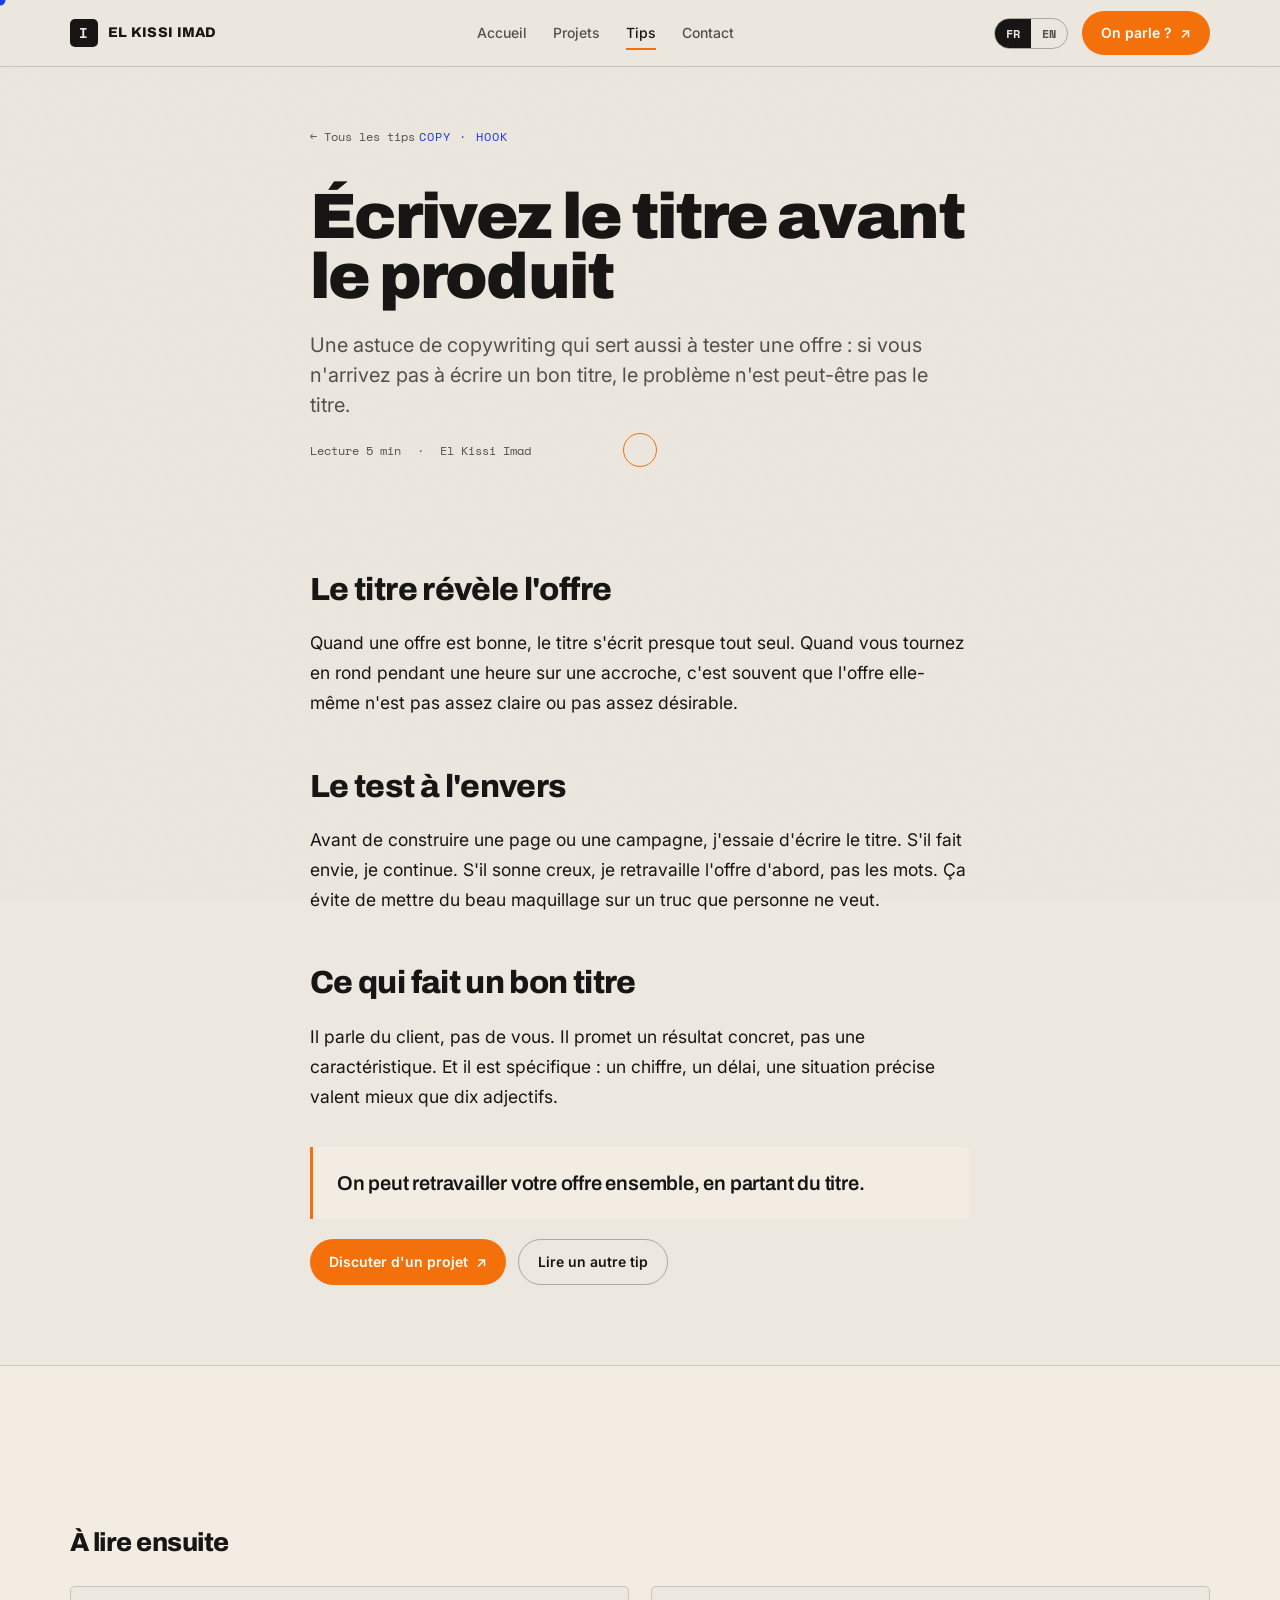
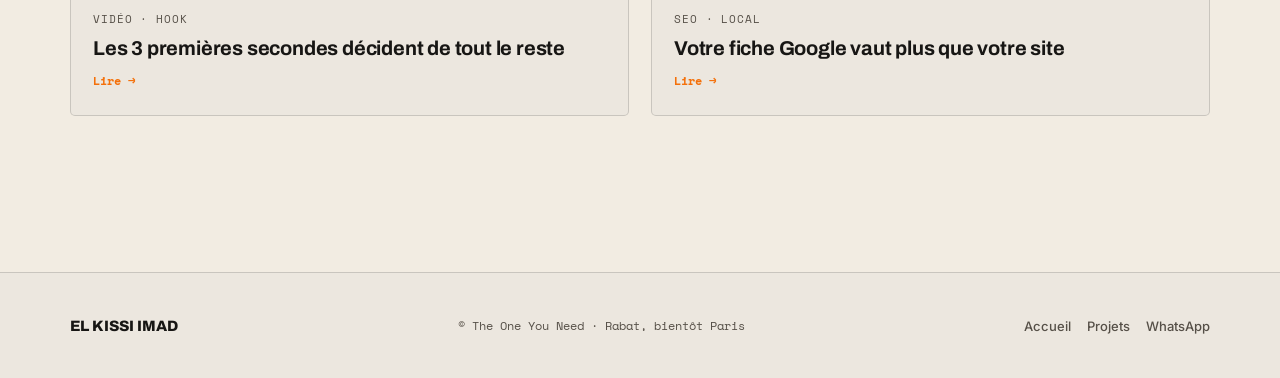
<file: tip-hook-copy.html>
<!DOCTYPE html>
<html lang="fr">
<head>
<meta charset="UTF-8">
<meta name="viewport" content="width=device-width, initial-scale=1.0">
<title>Écrivez le titre avant le produit · Tips · El Kissi Imad</title>
<meta name="description" content="Une astuce de copywriting qui sert aussi à tester une offre : si vous n'arrivez pas à écrire un bon titre, le problème n'est peut-être pas le titre.">
<meta name="theme-color" content="#1D3BE8">
<link rel="preconnect" href="https://fonts.googleapis.com">
<link rel="preconnect" href="https://fonts.gstatic.com" crossorigin>
<link href="https://fonts.googleapis.com/css2?family=Archivo:wght@400;500;600;700;800;900&family=Inter:wght@400;500;600&family=Space+Mono:wght@400;700&display=swap" rel="stylesheet">
<link rel="stylesheet" href="assets/style.css">
<style>
.arthead{padding:56px 0 40px;position:relative;overflow:hidden}
.arthead .back{font-family:var(--mono);font-size:12px;color:var(--ink-soft);display:inline-flex;gap:7px;align-items:center;margin-bottom:26px}
.arthead .back:hover{color:var(--orange)}
.arthead .cat{font-family:var(--mono);font-size:12px;letter-spacing:.09em;text-transform:uppercase;color:var(--blue)}
.arthead h1{font-family:var(--disp);font-weight:900;font-size:clamp(34px,5vw,66px);line-height:.95;letter-spacing:-.03em;margin:14px 0 0;max-width:20ch}
.arthead .lede{font-size:20px;line-height:1.5;color:var(--ink-soft);margin-top:22px;max-width:56ch}
.arthead .meta{font-family:var(--mono);font-size:12px;color:var(--ink-soft);margin-top:22px;display:flex;gap:16px;align-items:center}
.progress{position:fixed;top:0;left:0;height:3px;background:var(--blue);width:0;z-index:60;transition:width .1s}
.artbody{padding:20px 0 80px}
.artbody .wrap{max-width:720px}
.artbody h2{font-family:var(--disp);font-weight:800;font-size:clamp(24px,3vw,32px);letter-spacing:-.02em;margin:44px 0 14px}
.artbody p{font-size:17.5px;line-height:1.7;color:var(--ink);margin-bottom:18px}
.artbody .pull{border-left:3px solid var(--orange);background:var(--card);padding:22px 24px;font-family:var(--disp);font-weight:600;font-size:20px;line-height:1.4;letter-spacing:-.01em;margin:36px 0 10px;border-radius:0 5px 5px 0}
.artcta{margin-top:20px;display:flex;gap:12px;flex-wrap:wrap}
.related{border-top:1px solid var(--line);background:var(--card)}
.related .wrap{padding:64px 30px}
.related h3{font-family:var(--disp);font-weight:800;font-size:26px;letter-spacing:-.02em;margin-bottom:24px}
.rel-grid{display:grid;grid-template-columns:1fr 1fr;gap:22px}
.rel{border:1px solid var(--line);border-radius:5px;padding:24px 22px;background:var(--paper);transition:transform .25s,box-shadow .25s;display:flex;flex-direction:column}
.rel:hover{transform:translateY(-3px);box-shadow:6px 6px 0 var(--blue)}
.rel:nth-child(2):hover{box-shadow:6px 6px 0 var(--orange)}
.rel .c{font-family:var(--mono);font-size:11px;letter-spacing:.08em;text-transform:uppercase;color:var(--ink-soft)}
.rel h4{font-family:var(--disp);font-weight:700;font-size:20px;letter-spacing:-.01em;margin:9px 0 12px;line-height:1.15}
.rel .go{font-family:var(--mono);font-size:12px;font-weight:700;color:var(--orange);margin-top:auto}
@media(max-width:620px){.rel-grid{grid-template-columns:1fr}}
</style>
</head>
<body class="fr page">
<div class="progress" id="prog"></div>

<header>
  <div class="wrap nav">
    <a href="index.html" class="brand"><span class="mk">I</span>EL KISSI IMAD</a>
    <nav class="nav-links">
      <a href="index.html"><span data-fr>Accueil</span><span data-en>Home</span></a>
      <a href="projets.html"><span data-fr>Projets</span><span data-en>Work</span></a>
      <a href="tips.html" class="active"><span data-fr>Tips</span><span data-en>Tips</span></a>
      <a href="contact.html"><span data-fr>Contact</span><span data-en>Contact</span></a>
    </nav>
    <div class="nav-right">
      <div class="lang"><button class="on" id="lf" onclick="setLang('fr')">FR</button><button id="le" onclick="setLang('en')">EN</button></div>
      <a href="contact.html" class="btn solid-o magnet"><span data-fr>On parle ?</span><span data-en>Let's talk</span><span class="arw">↗</span></a>
      <button class="mtog" onclick="toggleMenu()" aria-label="Menu"><span></span><span></span><span></span></button>
    </div>
  </div>
</header>
<div class="mm" id="mm">
  <a href="index.html"><span data-fr>Accueil</span><span data-en>Home</span></a>
  <a href="projets.html"><span data-fr>Projets</span><span data-en>Work</span></a>
  <a href="tips.html"><span data-fr>Tips</span><span data-en>Tips</span></a>
  <a href="contact.html"><span data-fr>Contact</span><span data-en>Contact</span></a>
</div>

<article>
  <div class="arthead">
    <div class="wrap" style="max-width:720px">
      <a href="tips.html" class="back">← <span data-fr>Tous les tips</span><span data-en>All tips</span></a>
      <span class="cat">Copy · Hook</span>
      <h1 data-fr>Écrivez le titre avant le produit</h1>
      <h1 data-en class="blk">Write the headline before the product</h1>
      <p class="lede" data-fr>Une astuce de copywriting qui sert aussi à tester une offre : si vous n'arrivez pas à écrire un bon titre, le problème n'est peut-être pas le titre.</p>
      <p class="lede blk" data-en>A copywriting trick that also tests an offer: if you can't write a good headline, maybe the headline isn't the problem.</p>
      <div class="meta"><span data-fr>Lecture 5 min</span><span data-en>5 min read</span><span>·</span><span>El Kissi Imad</span></div>
    </div>
  </div>

  <div class="artbody">
    <div class="wrap" data-fr>
      <h2>Le titre révèle l'offre</h2>
      <p>Quand une offre est bonne, le titre s'écrit presque tout seul. Quand vous tournez en rond pendant une heure sur une accroche, c'est souvent que l'offre elle-même n'est pas assez claire ou pas assez désirable.</p>
      <h2>Le test à l'envers</h2>
      <p>Avant de construire une page ou une campagne, j'essaie d'écrire le titre. S'il fait envie, je continue. S'il sonne creux, je retravaille l'offre d'abord, pas les mots. Ça évite de mettre du beau maquillage sur un truc que personne ne veut.</p>
      <h2>Ce qui fait un bon titre</h2>
      <p>Il parle du client, pas de vous. Il promet un résultat concret, pas une caractéristique. Et il est spécifique : un chiffre, un délai, une situation précise valent mieux que dix adjectifs.</p>
      <div class="pull">On peut retravailler votre offre ensemble, en partant du titre.</div>
      <div class="artcta">
        <a href="contact.html" class="btn solid-o magnet">Discuter d'un projet <span class="arw">↗</span></a>
        <a href="tips.html" class="btn ghost">Lire un autre tip</a>
      </div>
    </div>
    <div class="wrap blk" data-en style="display:none">
      <h2>The headline reveals the offer</h2>
      <p>When an offer is good, the headline almost writes itself. When you circle a hook for an hour, it usually means the offer itself isn't clear enough or desirable enough.</p>
      <h2>The reverse test</h2>
      <p>Before building a page or a campaign, I try to write the headline. If it's tempting, I keep going. If it rings hollow, I fix the offer first, not the words. It stops you from putting nice makeup on something nobody wants.</p>
      <h2>What makes a good headline</h2>
      <p>It's about the customer, not you. It promises a concrete result, not a feature. And it's specific: a number, a timeframe, a precise situation beat ten adjectives.</p>
      <div class="pull">We can rework your offer together, starting from the headline.</div>
      <div class="artcta">
        <a href="contact.html" class="btn solid-o magnet">Discuss a project <span class="arw">↗</span></a>
        <a href="tips.html" class="btn ghost">Read another tip</a>
      </div>
    </div>
  </div>
</article>

<section class="related">
  <div class="wrap">
    <h3 data-fr>À lire ensuite</h3><h3 data-en class="blk">Read next</h3>
    <div class="rel-grid">
      <a href="tip-3-secondes.html" class="rel magnet">
        <span class="c">Vidéo · Hook</span>
        <h4 data-fr>Les 3 premières secondes décident de tout le reste</h4><h4 data-en class="blk">The first 3 seconds decide everything else</h4>
        <span class="go" data-fr>Lire →</span><span class="go blk" data-en>Read →</span>
      </a>
      <a href="tip-fiche-google.html" class="rel magnet">
        <span class="c">SEO · Local</span>
        <h4 data-fr>Votre fiche Google vaut plus que votre site</h4><h4 data-en class="blk">Your Google profile beats your website</h4>
        <span class="go" data-fr>Lire →</span><span class="go blk" data-en>Read →</span>
      </a>
    </div>
  </div>
</section>

<footer>
  <div class="wrap ft">
    <span class="fb">EL KISSI IMAD</span>
    <span class="fm" data-fr>© The One You Need · Rabat, bientôt Paris</span>
    <span class="fm blk" data-en>© The One You Need · Rabat, soon Paris</span>
    <div class="fs">
      <a href="index.html"><span data-fr>Accueil</span><span data-en>Home</span></a>
      <a href="projets.html"><span data-fr>Projets</span><span data-en>Work</span></a>
      <a href="https://wa.me/212618593795" target="_blank" rel="noopener">WhatsApp</a>
    </div>
  </div>
</footer>

<script src="assets/app.js"></script>
<script>
// The en/fr blocks toggle via display; ensure blk shows in EN
function syncArtLang(){
  const en=document.body.classList.contains('en');
  document.querySelectorAll('.artbody .wrap').forEach(w=>{
    if(w.hasAttribute('data-en')) w.style.display=en?'block':'none';
    if(w.hasAttribute('data-fr')) w.style.display=en?'none':'block';
  });
}
const _set=setLang;setLang=function(l){_set(l);syncArtLang();};
document.addEventListener('DOMContentLoaded',syncArtLang);
// reading progress
addEventListener('scroll',()=>{
  const h=document.documentElement;
  const p=(h.scrollTop)/(h.scrollHeight-h.clientHeight)*100;
  document.getElementById('prog').style.width=p+'%';
});
</script>
</body>
</html>
</file>
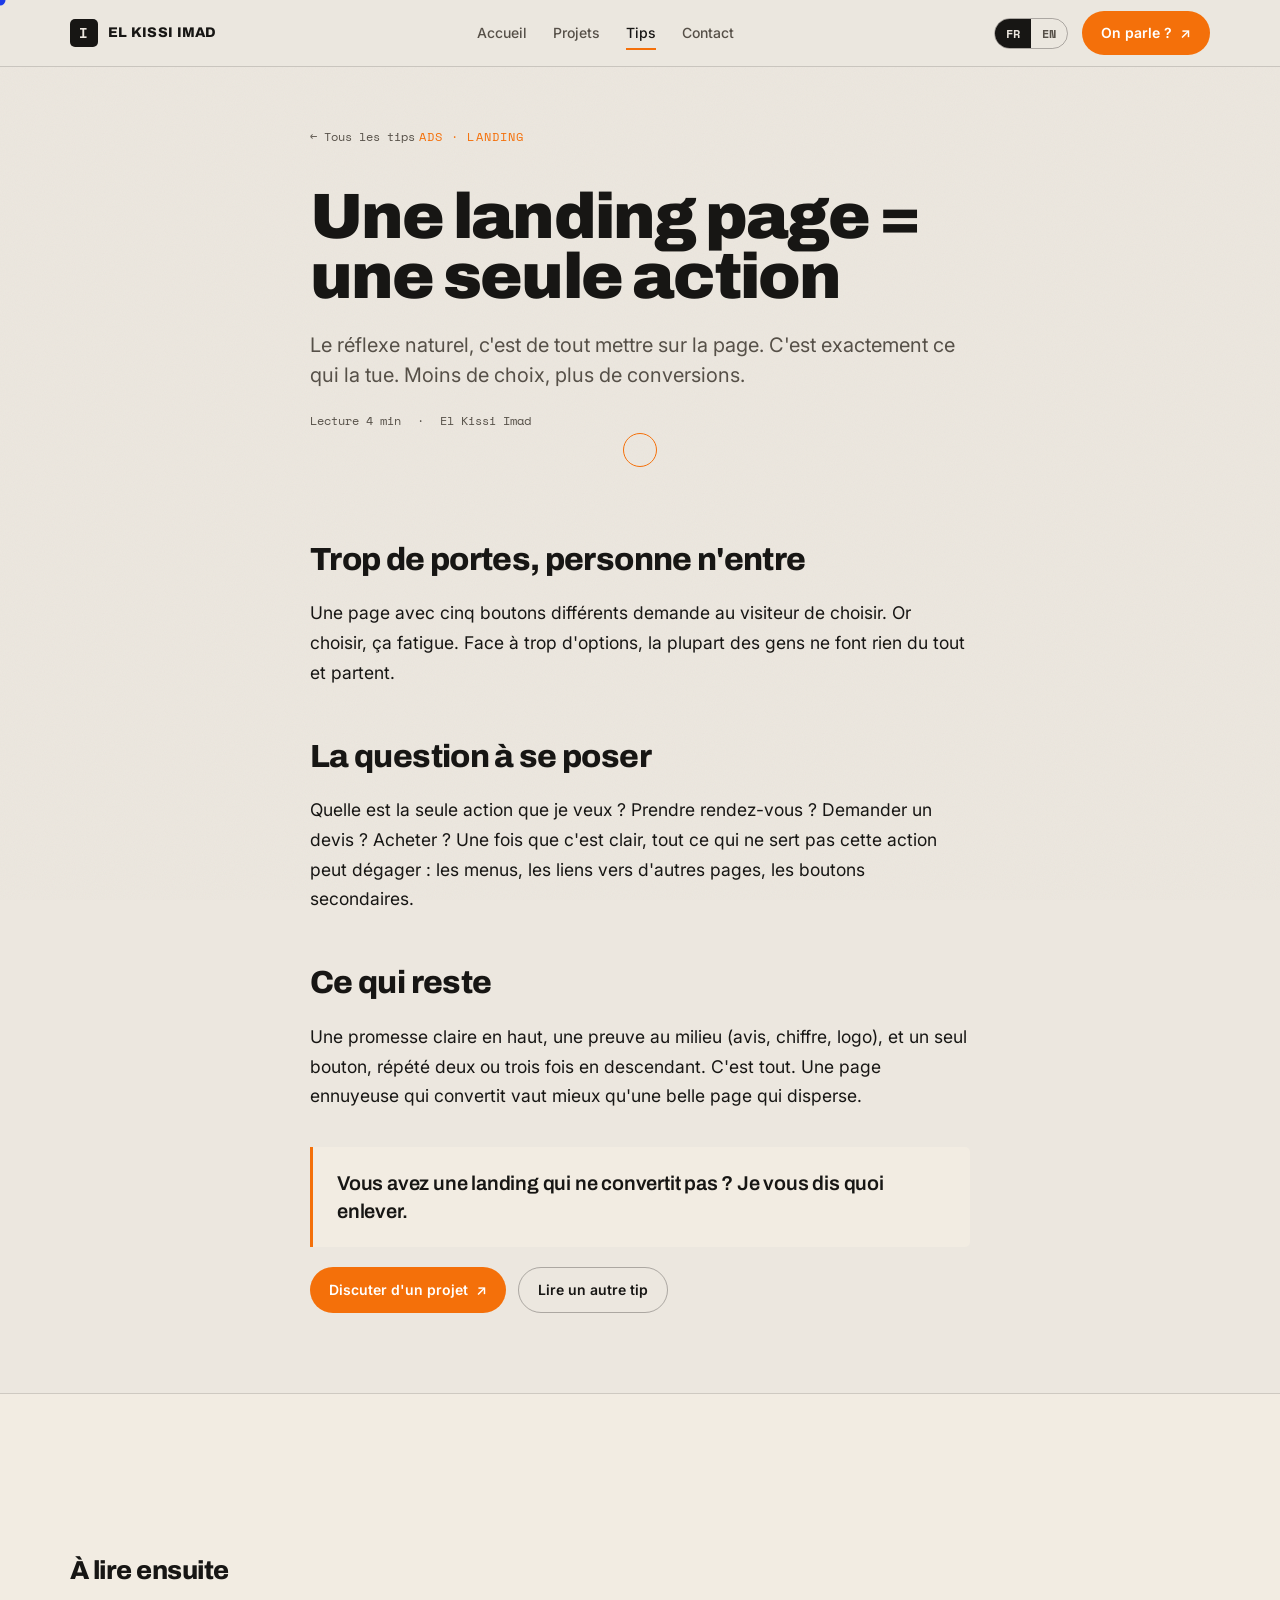
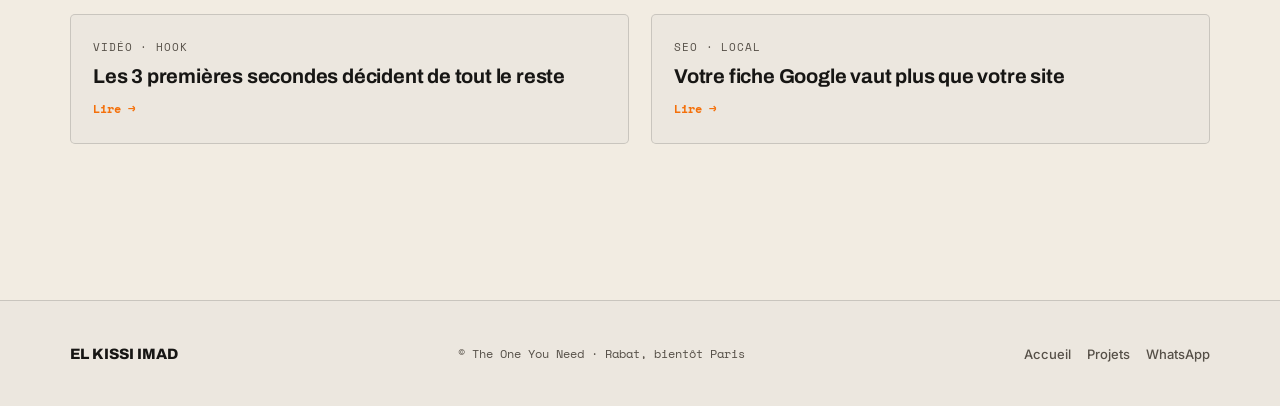
<file: tip-landing.html>
<!DOCTYPE html>
<html lang="fr">
<head>
<meta charset="UTF-8">
<meta name="viewport" content="width=device-width, initial-scale=1.0">
<title>Une landing page = une seule action · Tips · El Kissi Imad</title>
<meta name="description" content="Le réflexe naturel, c'est de tout mettre sur la page. C'est exactement ce qui la tue. Moins de choix, plus de conversions.">
<meta name="theme-color" content="#F4700A">
<link rel="preconnect" href="https://fonts.googleapis.com">
<link rel="preconnect" href="https://fonts.gstatic.com" crossorigin>
<link href="https://fonts.googleapis.com/css2?family=Archivo:wght@400;500;600;700;800;900&family=Inter:wght@400;500;600&family=Space+Mono:wght@400;700&display=swap" rel="stylesheet">
<link rel="stylesheet" href="assets/style.css">
<style>
.arthead{padding:56px 0 40px;position:relative;overflow:hidden}
.arthead .back{font-family:var(--mono);font-size:12px;color:var(--ink-soft);display:inline-flex;gap:7px;align-items:center;margin-bottom:26px}
.arthead .back:hover{color:var(--orange)}
.arthead .cat{font-family:var(--mono);font-size:12px;letter-spacing:.09em;text-transform:uppercase;color:var(--orange)}
.arthead h1{font-family:var(--disp);font-weight:900;font-size:clamp(34px,5vw,66px);line-height:.95;letter-spacing:-.03em;margin:14px 0 0;max-width:20ch}
.arthead .lede{font-size:20px;line-height:1.5;color:var(--ink-soft);margin-top:22px;max-width:56ch}
.arthead .meta{font-family:var(--mono);font-size:12px;color:var(--ink-soft);margin-top:22px;display:flex;gap:16px;align-items:center}
.progress{position:fixed;top:0;left:0;height:3px;background:var(--orange);width:0;z-index:60;transition:width .1s}
.artbody{padding:20px 0 80px}
.artbody .wrap{max-width:720px}
.artbody h2{font-family:var(--disp);font-weight:800;font-size:clamp(24px,3vw,32px);letter-spacing:-.02em;margin:44px 0 14px}
.artbody p{font-size:17.5px;line-height:1.7;color:var(--ink);margin-bottom:18px}
.artbody .pull{border-left:3px solid var(--orange);background:var(--card);padding:22px 24px;font-family:var(--disp);font-weight:600;font-size:20px;line-height:1.4;letter-spacing:-.01em;margin:36px 0 10px;border-radius:0 5px 5px 0}
.artcta{margin-top:20px;display:flex;gap:12px;flex-wrap:wrap}
.related{border-top:1px solid var(--line);background:var(--card)}
.related .wrap{padding:64px 30px}
.related h3{font-family:var(--disp);font-weight:800;font-size:26px;letter-spacing:-.02em;margin-bottom:24px}
.rel-grid{display:grid;grid-template-columns:1fr 1fr;gap:22px}
.rel{border:1px solid var(--line);border-radius:5px;padding:24px 22px;background:var(--paper);transition:transform .25s,box-shadow .25s;display:flex;flex-direction:column}
.rel:hover{transform:translateY(-3px);box-shadow:6px 6px 0 var(--blue)}
.rel:nth-child(2):hover{box-shadow:6px 6px 0 var(--orange)}
.rel .c{font-family:var(--mono);font-size:11px;letter-spacing:.08em;text-transform:uppercase;color:var(--ink-soft)}
.rel h4{font-family:var(--disp);font-weight:700;font-size:20px;letter-spacing:-.01em;margin:9px 0 12px;line-height:1.15}
.rel .go{font-family:var(--mono);font-size:12px;font-weight:700;color:var(--orange);margin-top:auto}
@media(max-width:620px){.rel-grid{grid-template-columns:1fr}}
</style>
</head>
<body class="fr page">
<div class="progress" id="prog"></div>

<header>
  <div class="wrap nav">
    <a href="index.html" class="brand"><span class="mk">I</span>EL KISSI IMAD</a>
    <nav class="nav-links">
      <a href="index.html"><span data-fr>Accueil</span><span data-en>Home</span></a>
      <a href="projets.html"><span data-fr>Projets</span><span data-en>Work</span></a>
      <a href="tips.html" class="active"><span data-fr>Tips</span><span data-en>Tips</span></a>
      <a href="contact.html"><span data-fr>Contact</span><span data-en>Contact</span></a>
    </nav>
    <div class="nav-right">
      <div class="lang"><button class="on" id="lf" onclick="setLang('fr')">FR</button><button id="le" onclick="setLang('en')">EN</button></div>
      <a href="contact.html" class="btn solid-o magnet"><span data-fr>On parle ?</span><span data-en>Let's talk</span><span class="arw">↗</span></a>
      <button class="mtog" onclick="toggleMenu()" aria-label="Menu"><span></span><span></span><span></span></button>
    </div>
  </div>
</header>
<div class="mm" id="mm">
  <a href="index.html"><span data-fr>Accueil</span><span data-en>Home</span></a>
  <a href="projets.html"><span data-fr>Projets</span><span data-en>Work</span></a>
  <a href="tips.html"><span data-fr>Tips</span><span data-en>Tips</span></a>
  <a href="contact.html"><span data-fr>Contact</span><span data-en>Contact</span></a>
</div>

<article>
  <div class="arthead">
    <div class="wrap" style="max-width:720px">
      <a href="tips.html" class="back">← <span data-fr>Tous les tips</span><span data-en>All tips</span></a>
      <span class="cat">Ads · Landing</span>
      <h1 data-fr>Une landing page = une seule action</h1>
      <h1 data-en class="blk">One landing page = one action</h1>
      <p class="lede" data-fr>Le réflexe naturel, c'est de tout mettre sur la page. C'est exactement ce qui la tue. Moins de choix, plus de conversions.</p>
      <p class="lede blk" data-en>The natural instinct is to put everything on the page. That's exactly what kills it. Fewer choices, more conversions.</p>
      <div class="meta"><span data-fr>Lecture 4 min</span><span data-en>4 min read</span><span>·</span><span>El Kissi Imad</span></div>
    </div>
  </div>

  <div class="artbody">
    <div class="wrap" data-fr>
      <h2>Trop de portes, personne n'entre</h2>
      <p>Une page avec cinq boutons différents demande au visiteur de choisir. Or choisir, ça fatigue. Face à trop d'options, la plupart des gens ne font rien du tout et partent.</p>
      <h2>La question à se poser</h2>
      <p>Quelle est la seule action que je veux ? Prendre rendez-vous ? Demander un devis ? Acheter ? Une fois que c'est clair, tout ce qui ne sert pas cette action peut dégager : les menus, les liens vers d'autres pages, les boutons secondaires.</p>
      <h2>Ce qui reste</h2>
      <p>Une promesse claire en haut, une preuve au milieu (avis, chiffre, logo), et un seul bouton, répété deux ou trois fois en descendant. C'est tout. Une page ennuyeuse qui convertit vaut mieux qu'une belle page qui disperse.</p>
      <div class="pull">Vous avez une landing qui ne convertit pas ? Je vous dis quoi enlever.</div>
      <div class="artcta">
        <a href="contact.html" class="btn solid-o magnet">Discuter d'un projet <span class="arw">↗</span></a>
        <a href="tips.html" class="btn ghost">Lire un autre tip</a>
      </div>
    </div>
    <div class="wrap blk" data-en style="display:none">
      <h2>Too many doors, nobody enters</h2>
      <p>A page with five different buttons asks the visitor to choose. And choosing is tiring. Faced with too many options, most people do nothing at all and leave.</p>
      <h2>The question to ask</h2>
      <p>What's the one action I want? Book a call? Request a quote? Buy? Once that's clear, anything that doesn't serve it can go: menus, links to other pages, secondary buttons.</p>
      <h2>What's left</h2>
      <p>A clear promise up top, proof in the middle (a review, a number, a logo), and one button, repeated two or three times as you scroll. That's it. A boring page that converts beats a pretty one that scatters.</p>
      <div class="pull">Got a landing page that won't convert? I'll tell you what to remove.</div>
      <div class="artcta">
        <a href="contact.html" class="btn solid-o magnet">Discuss a project <span class="arw">↗</span></a>
        <a href="tips.html" class="btn ghost">Read another tip</a>
      </div>
    </div>
  </div>
</article>

<section class="related">
  <div class="wrap">
    <h3 data-fr>À lire ensuite</h3><h3 data-en class="blk">Read next</h3>
    <div class="rel-grid">
      <a href="tip-3-secondes.html" class="rel magnet">
        <span class="c">Vidéo · Hook</span>
        <h4 data-fr>Les 3 premières secondes décident de tout le reste</h4><h4 data-en class="blk">The first 3 seconds decide everything else</h4>
        <span class="go" data-fr>Lire →</span><span class="go blk" data-en>Read →</span>
      </a>
      <a href="tip-fiche-google.html" class="rel magnet">
        <span class="c">SEO · Local</span>
        <h4 data-fr>Votre fiche Google vaut plus que votre site</h4><h4 data-en class="blk">Your Google profile beats your website</h4>
        <span class="go" data-fr>Lire →</span><span class="go blk" data-en>Read →</span>
      </a>
    </div>
  </div>
</section>

<footer>
  <div class="wrap ft">
    <span class="fb">EL KISSI IMAD</span>
    <span class="fm" data-fr>© The One You Need · Rabat, bientôt Paris</span>
    <span class="fm blk" data-en>© The One You Need · Rabat, soon Paris</span>
    <div class="fs">
      <a href="index.html"><span data-fr>Accueil</span><span data-en>Home</span></a>
      <a href="projets.html"><span data-fr>Projets</span><span data-en>Work</span></a>
      <a href="https://wa.me/212618593795" target="_blank" rel="noopener">WhatsApp</a>
    </div>
  </div>
</footer>

<script src="assets/app.js"></script>
<script>
// The en/fr blocks toggle via display; ensure blk shows in EN
function syncArtLang(){
  const en=document.body.classList.contains('en');
  document.querySelectorAll('.artbody .wrap').forEach(w=>{
    if(w.hasAttribute('data-en')) w.style.display=en?'block':'none';
    if(w.hasAttribute('data-fr')) w.style.display=en?'none':'block';
  });
}
const _set=setLang;setLang=function(l){_set(l);syncArtLang();};
document.addEventListener('DOMContentLoaded',syncArtLang);
// reading progress
addEventListener('scroll',()=>{
  const h=document.documentElement;
  const p=(h.scrollTop)/(h.scrollHeight-h.clientHeight)*100;
  document.getElementById('prog').style.width=p+'%';
});
</script>
</body>
</html>
</file>
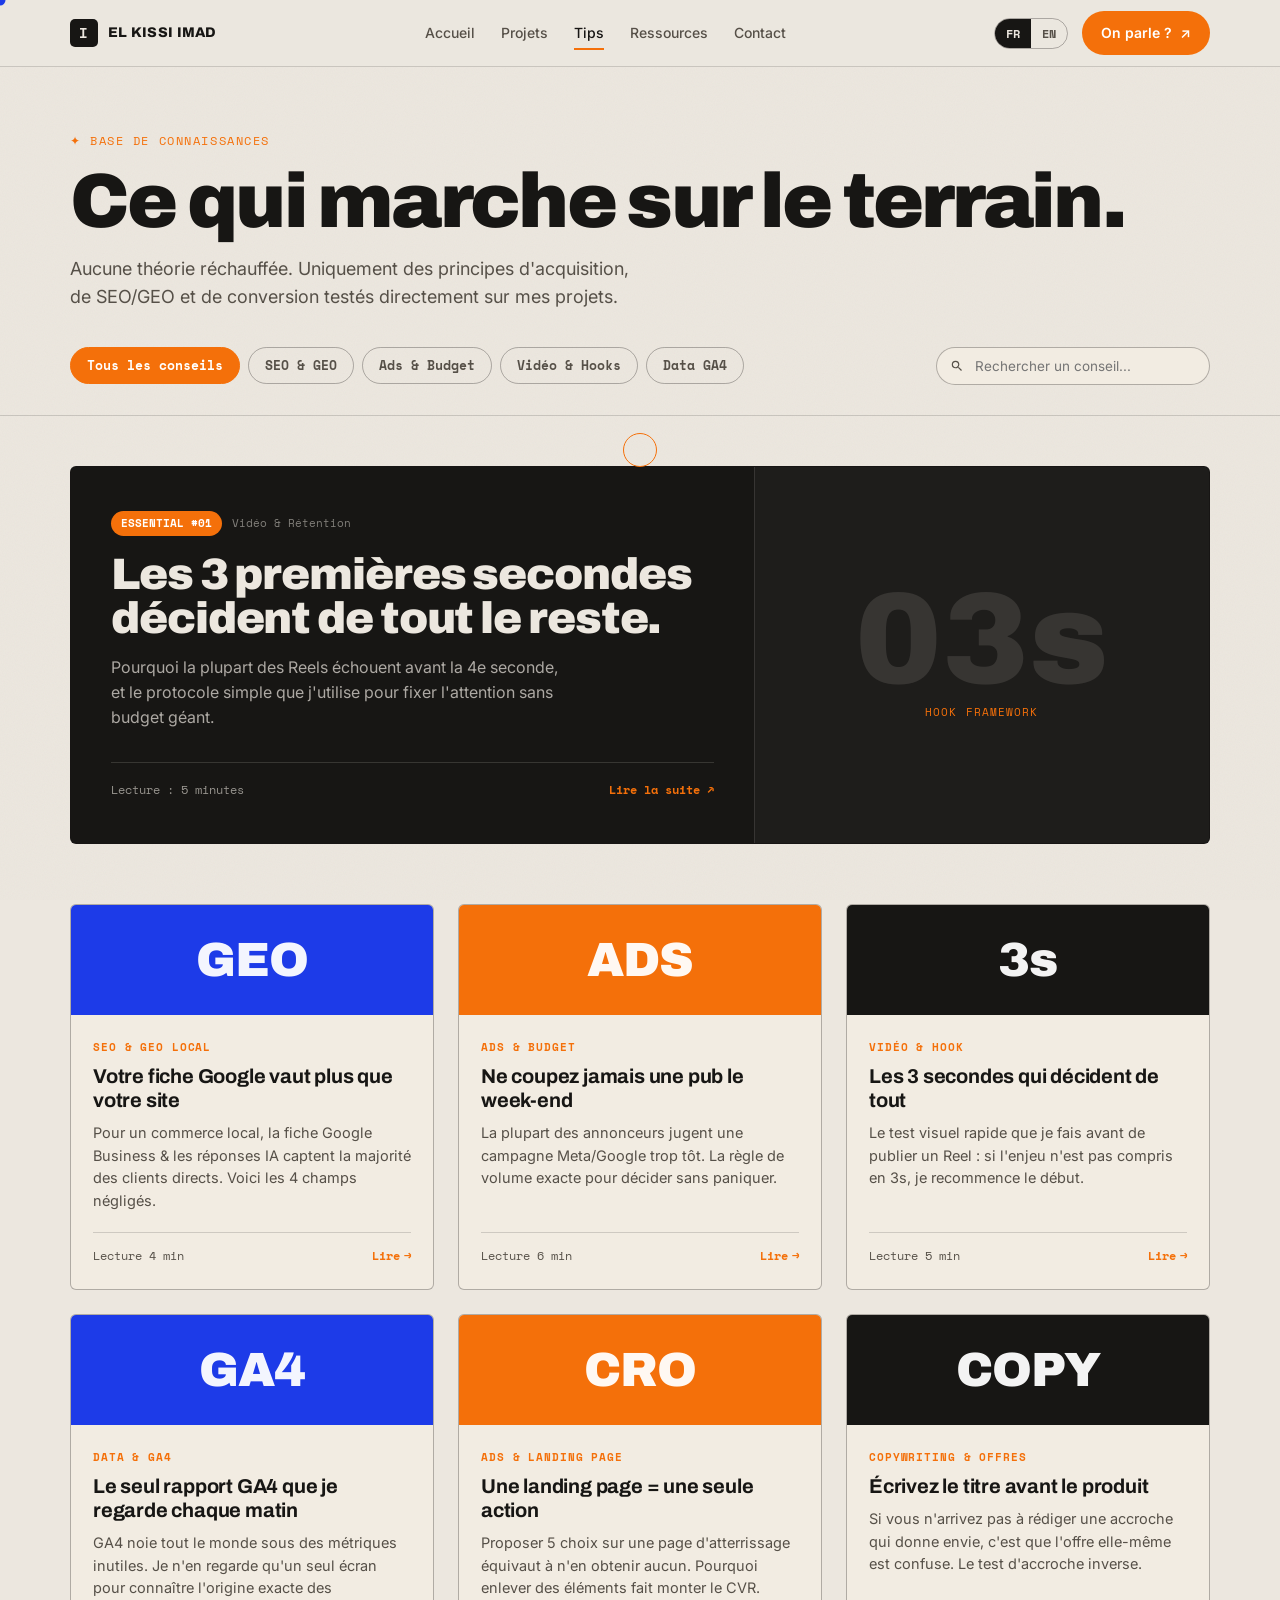
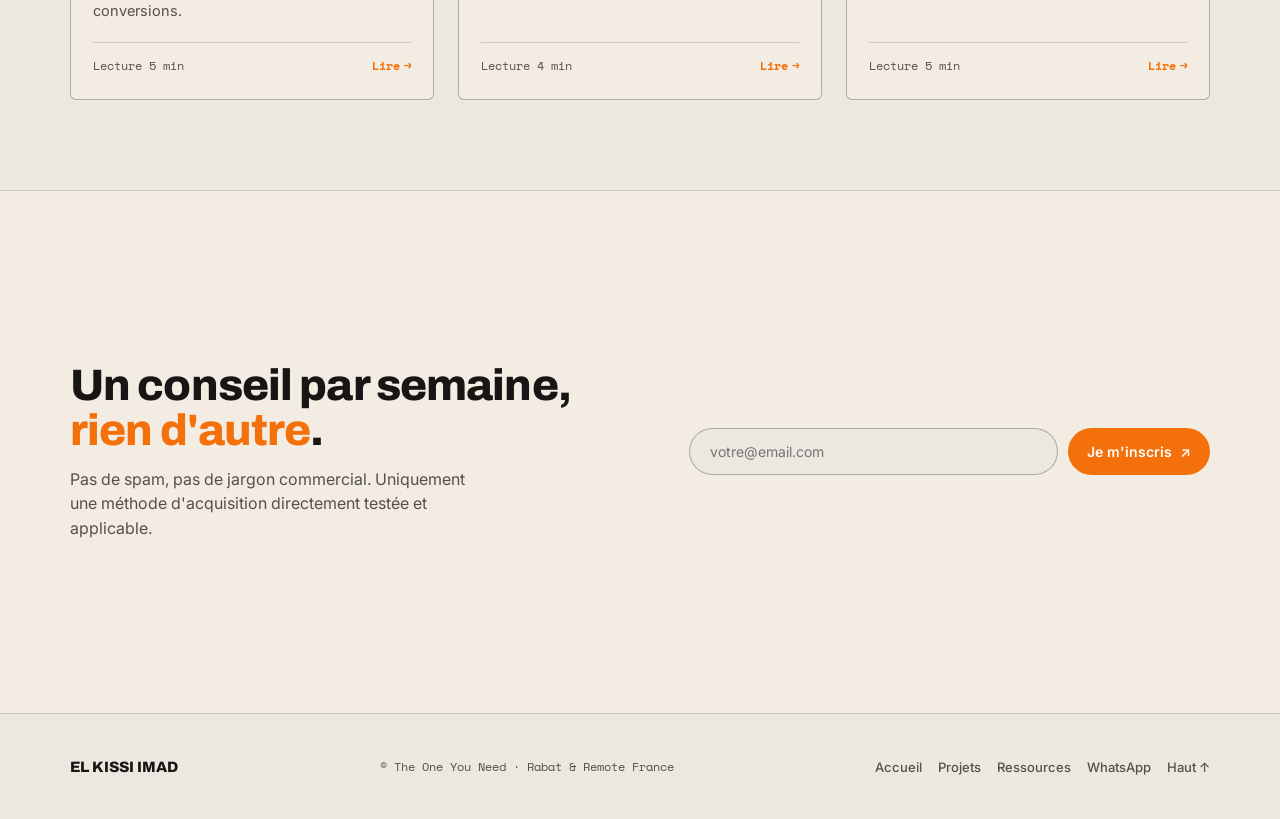
<file: tips.html>
<!DOCTYPE html>
<html lang="fr">
<head>
<meta charset="UTF-8">
<meta name="viewport" content="width=device-width, initial-scale=1.0">
<title>Tips &amp; Insights — El Kissi Imad</title>
<meta name="description" content="Astuces concrètes SEO, GEO, Ads et Vidéo courte testées sur le terrain.">
<meta name="theme-color" content="#F4700A">
<link rel="preconnect" href="https://fonts.googleapis.com">
<link rel="preconnect" href="https://fonts.gstatic.com" crossorigin>
<link href="https://fonts.googleapis.com/css2?family=Archivo:wght@400;500;600;700;800;900&family=Inter:wght@400;500;600&family=Space+Mono:wght@400;700&display=swap" rel="stylesheet">
<link rel="icon" type="image/svg+xml" href="data:image/svg+xml,<svg xmlns='http://www.w3.org/2000/svg' viewBox='0 0 100 100'><rect width='100' height='100' rx='20' fill='%23F4700A'/><text x='50%' y='55%' dominant-baseline='middle' text-anchor='middle' fill='%23ffffff' font-family='Space Mono, monospace' font-weight='700' font-size='60'>I</text></svg>">
<link rel="stylesheet" href="assets/style.css">
<style>
/* Adjustments pour la page Tips */
.ph-clean { padding: 60px 0 30px; border-bottom: 1px solid var(--line); }
.ph-clean h1 { font-family: var(--disp); font-weight: 900; font-size: clamp(40px, 6vw, 84px); line-height: 0.95; letter-spacing: -.035em; margin-top: 14px; }
.ph-clean p { color: var(--ink-soft); font-size: 18px; margin-top: 16px; max-width: 52ch; }

.filter-bar { display: flex; justify-content: space-between; align-items: center; gap: 20px; flex-wrap: wrap; margin-top: 36px; }
.filter { display: flex; gap: 8px; flex-wrap: wrap; }
.chip { font-family: var(--mono); font-size: 12.5px; border: 1px solid var(--line-2); border-radius: 40px; padding: 8px 16px; cursor: none; background: transparent; transition: all .2s ease; color: var(--ink-soft); font-weight: 700; }
.chip.on { background: var(--orange); color: #fff; border-color: var(--orange); }
.chip:hover { border-color: var(--orange); color: var(--ink); }
.chip.on:hover { color: #fff; }

.search-box { position: relative; min-width: 260px; }
.search-box input { width: 100%; background: var(--card); border: 1px solid var(--line-2); border-radius: 40px; padding: 10px 18px 10px 38px; font-family: var(--body); font-size: 13.5px; outline: none; transition: border-color .2s; }
.search-box input:focus { border-color: var(--orange); }
.search-box svg { position: absolute; left: 14px; top: 50%; transform: translateY(-50%); width: 14px; height: 14px; fill: var(--ink-soft); }

/* Grille des Tips */
.tips-section { padding: 40px 0 90px; }
.grid { display: grid; grid-template-columns: repeat(3, 1fr); gap: 24px; }
.tip-card { border: 1px solid var(--line-2); border-radius: 6px; overflow: hidden; background: var(--card); display: flex; flex-direction: column; transition: transform .25s, box-shadow .25s, border-color .25s; text-decoration: none; color: inherit; }
.tip-card:hover { transform: translateY(-4px); box-shadow: 8px 8px 0 var(--blue); border-color: var(--blue); }
.tip-card:nth-child(3n+2):hover { box-shadow: 8px 8px 0 var(--orange); border-color: var(--orange); }
.tip-card:nth-child(3n+3):hover { box-shadow: 8px 8px 0 var(--green); border-color: var(--green); }

.tip-card .top-banner { height: 110px; display: flex; align-items: center; justify-content: center; position: relative; overflow: hidden; }
.tip-card .top-banner .banner-icon { font-family: var(--disp); font-weight: 900; font-size: 48px; color: rgba(255,255,255,.95); z-index: 1; letter-spacing: -.02em; }

.tip-card:nth-child(3n+1) .top-banner { background: var(--blue); }
.tip-card:nth-child(3n+2) .top-banner { background: var(--orange); }
.tip-card:nth-child(3n+3) .top-banner { background: var(--ink); }

.tip-card .card-body { padding: 24px 22px; display: flex; flex-direction: column; flex: 1; }
.tip-card .cat-badge { font-family: var(--mono); font-size: 11px; letter-spacing: .08em; text-transform: uppercase; color: var(--orange); font-weight: 700; margin-bottom: 8px; }
.tip-card h3 { font-family: var(--disp); font-weight: 700; font-size: 20px; line-height: 1.2; letter-spacing: -.01em; margin: 0 0 10px; }
.tip-card p { color: var(--ink-soft); font-size: 14.5px; line-height: 1.55; flex: 1; margin-bottom: 20px; }

.tip-card .card-foot { margin-top: auto; padding-top: 14px; border-top: 1px solid var(--line); display: flex; justify-content: space-between; align-items: center; font-family: var(--mono); font-size: 11.5px; color: var(--ink-soft); }
.tip-card .card-foot .read-more { color: var(--orange); font-weight: 700; display: inline-flex; align-items: center; gap: 4px; }

/* Newsletter */
.news { border-top: 1px solid var(--line); background: var(--card); }
.news .wrap { padding: 80px 30px; display: grid; grid-template-columns: 1fr .9fr; gap: 40px; align-items: center; }
.news h2 { font-family: var(--disp); font-weight: 800; font-size: clamp(28px, 3.6vw, 44px); letter-spacing: -.02em; line-height: 1.02; }
.news h2 .o { color: var(--orange); }
.news p { color: var(--ink-soft); margin-top: 14px; max-width: 40ch; font-size: 16px; }
.news form { display: flex; gap: 10px; flex-wrap: wrap; }
.news input { flex: 1; min-width: 220px; background: var(--paper); border: 1px solid var(--line-2); border-radius: 40px; padding: 14px 20px; font-family: var(--body); font-size: 14px; outline: none; }
.news input:focus { border-color: var(--orange); }

@media(max-width: 900px) {
  .hero-feat-grid { grid-template-columns: 1fr !important; }
  .grid { grid-template-columns: 1fr 1fr; }
  .news .wrap { grid-template-columns: 1fr; gap: 28px; }
}
@media(max-width: 600px) {
  .grid { grid-template-columns: 1fr; }
  .filter-bar { flex-direction: column; align-items: stretch; }
  .search-box { width: 100%; }
}
</style>
</head>
<body class="fr page">

<!-- HEADER PROPRE (AVEC LIEN RESSOURCES INCLUS) -->
<header>
  <div class="wrap nav">
    <a href="index.html" class="brand"><span class="mk">I</span>EL KISSI IMAD</a>
    <nav class="nav-links">
      <a href="index.html"><span data-fr>Accueil</span><span data-en>Home</span></a>
      <a href="projets.html"><span data-fr>Projets</span><span data-en>Work</span></a>
      <a href="tips.html" class="active"><span data-fr>Tips</span><span data-en>Tips</span></a>
      <a href="ressources.html"><span data-fr>Ressources</span><span data-en>Resources</span></a>
      <a href="contact.html"><span data-fr>Contact</span><span data-en>Contact</span></a>
    </nav>
    <div class="nav-right">
      <div class="lang">
        <button class="on" id="lf" onclick="setLang('fr')">FR</button>
        <button id="le" onclick="setLang('en')">EN</button>
      </div>
      <a href="contact.html" class="btn solid-o magnet"><span data-fr>On parle ?</span><span data-en>Let's talk</span><span class="arw">↗</span></a>
      <button class="mtog" onclick="toggleMenu()" aria-label="Menu"><span></span><span></span><span></span></button>
    </div>
  </div>
</header>

<div class="mm" id="mm">
  <a href="index.html"><span data-fr>Accueil</span><span data-en>Home</span></a>
  <a href="projets.html"><span data-fr>Projets</span><span data-en>Work</span></a>
  <a href="tips.html"><span data-fr>Tips</span><span data-en>Tips</span></a>
  <a href="ressources.html"><span data-fr>Ressources</span><span data-en>Resources</span></a>
  <a href="contact.html"><span data-fr>Contact</span><span data-en>Contact</span></a>
</div>

<!-- SECTION TITRE & FILTRES -->
<section class="ph-clean">
  <div class="wrap">
    <span class="eyebrow o">✦ Base de connaissances</span>
    <h1 data-fr>Ce qui marche <span class="o">sur le terrain</span>.</h1>
    <h1 data-en class="blk">What <span class="o">actually</span> works.</h1>
    <p data-fr>Aucune théorie réchauffée. Uniquement des principes d'acquisition, de SEO/GEO et de conversion testés directement sur mes projets.</p>
    <p data-en class="blk">No recycled theory. Only acquisition, SEO/GEO and conversion frameworks tested on real projects.</p>

    <div class="filter-bar">
      <div class="filter" id="filter">
        <button class="chip on" data-f="all" onclick="filterCategory('all', this)">Tous les conseils</button>
        <button class="chip" data-f="seo" onclick="filterCategory('seo', this)">SEO &amp; GEO</button>
        <button class="chip" data-f="ads" onclick="filterCategory('ads', this)">Ads &amp; Budget</button>
        <button class="chip" data-f="video" onclick="filterCategory('video', this)">Vidéo &amp; Hooks</button>
        <button class="chip" data-f="data" onclick="filterCategory('data', this)">Data GA4</button>
      </div>

      <div class="search-box">
        <input type="text" id="tipSearch" placeholder="Rechercher un conseil..." onkeyup="filterTips()">
        <svg viewBox="0 0 24 24"><path d="M15.5 14h-.79l-.28-.27A6.471 6.471 0 0 0 16 9.5 6.5 6.5 0 1 0 9.5 16c1.61 0 3.09-.59 4.23-1.57l.27.28v.79l5 4.99L20.49 19l-4.99-5zm-6 0C7.01 14 5 11.99 5 9.5S7.01 5 9.5 5 14 7.01 14 9.5 11.99 14 9.5 14z"/></svg>
      </div>
    </div>
  </div>
</section>

<!-- CONSEIL A LA UNE (HERO TIP ÉPURÉ & BRUT) -->
<section style="padding: 50px 0 20px;">
  <div class="wrap">
    <a href="tip-3-secondes.html" class="rv magnet hero-feat-grid" style="display: grid; grid-template-columns: 1.2fr 0.8fr; background: var(--ink); color: var(--paper); border: 1px solid var(--line-2); border-radius: 6px; overflow: hidden; text-decoration: none; transition: transform .3s, box-shadow .3s;">
      
      <div style="padding: 44px 40px; display: flex; flex-direction: column; justify-content: space-between;">
        <div>
          <div style="display: flex; align-items: center; gap: 10px; margin-bottom: 16px;">
            <span style="font-family: var(--mono); font-size: 11px; background: var(--orange); color: #fff; padding: 4px 10px; border-radius: 30px; font-weight: 700; text-transform: uppercase;">
              Essential #01
            </span>
            <span style="font-family: var(--mono); font-size: 11px; color: rgba(236,231,223,0.5);">Vidéo &amp; Rétention</span>
          </div>

          <h2 style="font-family: var(--disp); font-weight: 900; font-size: clamp(28px, 3.5vw, 44px); line-height: 1.02; letter-spacing: -.025em; margin-bottom: 14px;" data-fr>
            Les 3 premières secondes décident de tout le reste.
          </h2>
          <h2 style="font-family: var(--disp); font-weight: 900; font-size: clamp(28px, 3.5vw, 44px); line-height: 1.02; letter-spacing: -.025em; margin-bottom: 14px;" class="blk" data-en>
            The first 3 seconds decide everything else.
          </h2>

          <p style="color: rgba(236,231,223,0.7); font-size: 16px; line-height: 1.55; max-width: 46ch;" data-fr>
            Pourquoi la plupart des Reels échouent avant la 4e seconde, et le protocole simple que j'utilise pour fixer l'attention sans budget géant.
          </p>
          <p style="color: rgba(236,231,223,0.7); font-size: 16px; line-height: 1.55; max-width: 46ch;" class="blk" data-en>
            Why most Reels fail before second four, and the simple protocol I use to hook attention without a huge budget.
          </p>
        </div>

        <div style="margin-top: 32px; font-family: var(--mono); font-size: 12px; color: rgba(236,231,223,0.6); display: flex; align-items: center; justify-content: space-between; border-top: 1px solid rgba(236,231,223,0.15); padding-top: 18px;">
          <span data-fr>Lecture : 5 minutes</span><span data-en>5 min read</span>
          <span style="color: var(--orange); font-weight: 700; display: flex; align-items: center; gap: 6px;" data-fr>Lire la suite ↗</span>
        </div>
      </div>

      <!-- Côté Visuel Brut -->
      <div style="background: rgba(255,255,255,0.03); border-left: 1px solid rgba(236,231,223,0.12); display: flex; flex-direction: column; align-items: center; justify-content: center; padding: 40px; position: relative;">
        <span style="font-family: var(--disp); font-weight: 900; font-size: 130px; line-height: 0.8; color: rgba(236,231,223,0.12); user-select: none;">03s</span>
        <span style="font-family: var(--mono); font-size: 11px; color: var(--orange); letter-spacing: 0.1em; text-transform: uppercase; margin-top: 12px;">Hook Framework</span>
      </div>

    </a>
  </div>
</section>

<!-- GRILLE DES TIPS -->
<section class="tips-section">
  <div class="wrap">
    <div class="grid" id="grid">

      <!-- Tip 1 -->
      <a href="tip-fiche-google.html" class="tip-card rv magnet" data-cat="seo">
        <div class="top-banner"><span class="banner-icon">GEO</span></div>
        <div class="card-body">
          <span class="cat-badge">SEO &amp; GEO Local</span>
          <h3 data-fr>Votre fiche Google vaut plus que votre site</h3>
          <h3 data-en class="blk">Your Google profile beats your website</h3>
          <p data-fr>Pour un commerce local, la fiche Google Business &amp; les réponses IA captent la majorité des clients directs. Voici les 4 champs négligés.</p>
          <p data-en class="blk">For a local business, your Google profile &amp; AI answers capture most clients. Here are the 4 overlooked fields.</p>
          <div class="card-foot">
            <span data-fr>Lecture 4 min</span><span data-en>4 min read</span>
            <span class="read-more"><span data-fr>Lire</span><span data-en>Read</span> →</span>
          </div>
        </div>
      </a>

      <!-- Tip 2 -->
      <a href="tip-budget-ads.html" class="tip-card rv magnet" data-cat="ads data">
        <div class="top-banner"><span class="banner-icon">ADS</span></div>
        <div class="card-body">
          <span class="cat-badge">Ads &amp; Budget</span>
          <h3 data-fr>Ne coupez jamais une pub le week-end</h3>
          <h3 data-en class="blk">Never kill an ad on a weekend</h3>
          <p data-fr>La plupart des annonceurs jugent une campagne Meta/Google trop tôt. La règle de volume exacte pour décider sans paniquer.</p>
          <p data-en class="blk">Most advertisers judge campaigns too early. The exact volume rule to decide without panicking.</p>
          <div class="card-foot">
            <span data-fr>Lecture 6 min</span><span data-en>6 min read</span>
            <span class="read-more"><span data-fr>Lire</span><span data-en>Read</span> →</span>
          </div>
        </div>
      </a>

      <!-- Tip 3 -->
      <a href="tip-3-secondes.html" class="tip-card rv magnet" data-cat="video">
        <div class="top-banner"><span class="banner-icon">3s</span></div>
        <div class="card-body">
          <span class="cat-badge">Vidéo &amp; Hook</span>
          <h3 data-fr>Les 3 secondes qui décident de tout</h3>
          <h3 data-en class="blk">The 3 seconds that decide it all</h3>
          <p data-fr>Le test visuel rapide que je fais avant de publier un Reel : si l'enjeu n'est pas compris en 3s, je recommence le début.</p>
          <p data-en class="blk">The quick visual test I run before publishing: if the point isn't clear in 3s, I redo the start.</p>
          <div class="card-foot">
            <span data-fr>Lecture 5 min</span><span data-en>5 min read</span>
            <span class="read-more"><span data-fr>Lire</span><span data-en>Read</span> →</span>
          </div>
        </div>
      </a>

      <!-- Tip 4 -->
      <a href="tip-ga4.html" class="tip-card rv magnet" data-cat="data seo">
        <div class="top-banner"><span class="banner-icon">GA4</span></div>
        <div class="card-body">
          <span class="cat-badge">Data &amp; GA4</span>
          <h3 data-fr>Le seul rapport GA4 que je regarde chaque matin</h3>
          <h3 data-en class="blk">The one GA4 report I check daily</h3>
          <p data-fr>GA4 noie tout le monde sous des métriques inutiles. Je n'en regarde qu'un seul écran pour connaître l'origine exacte des conversions.</p>
          <p data-en class="blk">GA4 drowns everyone in noise. I only track one single view to know where conversions originate.</p>
          <div class="card-foot">
            <span data-fr>Lecture 5 min</span><span data-en>5 min read</span>
            <span class="read-more"><span data-fr>Lire</span><span data-en>Read</span> →</span>
          </div>
        </div>
      </a>

      <!-- Tip 5 -->
      <a href="tip-landing.html" class="tip-card rv magnet" data-cat="ads seo">
        <div class="top-banner"><span class="banner-icon">CRO</span></div>
        <div class="card-body">
          <span class="cat-badge">Ads &amp; Landing Page</span>
          <h3 data-fr>Une landing page = une seule action</h3>
          <h3 data-en class="blk">One landing page = one single action</h3>
          <p data-fr>Proposer 5 choix sur une page d'atterrissage équivaut à n'en obtenir aucun. Pourquoi enlever des éléments fait monter le CVR.</p>
          <p data-en class="blk">Offering 5 choices gets zero done. Why removing elements boosts conversion rates instantly.</p>
          <div class="card-foot">
            <span data-fr>Lecture 4 min</span><span data-en>4 min read</span>
            <span class="read-more"><span data-fr>Lire</span><span data-en>Read</span> →</span>
          </div>
        </div>
      </a>

      <!-- Tip 6 -->
      <a href="tip-hook-copy.html" class="tip-card rv magnet" data-cat="ads video">
        <div class="top-banner"><span class="banner-icon">COPY</span></div>
        <div class="card-body">
          <span class="cat-badge">Copywriting &amp; Offres</span>
          <h3 data-fr>Écrivez le titre avant le produit</h3>
          <h3 data-en class="blk">Write the headline before the product</h3>
          <p data-fr>Si vous n'arrivez pas à rédiger une accroche qui donne envie, c'est que l'offre elle-même est confuse. Le test d'accroche inverse.</p>
          <p data-en class="blk">If you can't write a compelling headline, the offer itself is fuzzy. The reverse headline test.</p>
          <div class="card-foot">
            <span data-fr>Lecture 5 min</span><span data-en>5 min read</span>
            <span class="read-more"><span data-fr>Lire</span><span data-en>Read</span> →</span>
          </div>
        </div>
      </a>

    </div>

    <p id="empty" style="display:none; text-align:center; padding: 40px 0; font-size: 14px; font-family: var(--mono);" data-fr>Aucun conseil trouvé dans cette catégorie.</p>
  </div>
</section>

<!-- NEWSLETTER -->
<section class="news">
  <div class="wrap">
    <div class="rv">
      <h2 data-fr>Un conseil par semaine, <span class="o">rien d'autre</span>.</h2>
      <h2 data-en class="blk">One insight a week, <span class="o">nothing else</span>.</h2>
      <p data-fr>Pas de spam, pas de jargon commercial. Uniquement une méthode d'acquisition directement testée et applicable.</p>
      <p data-en class="blk">No spam, no fluff. Just one tested acquisition method you can try right away.</p>
    </div>
    <form class="rv" onsubmit="return sendForm(event)">
      <input type="email" required placeholder="votre@email.com">
      <button class="btn solid-o magnet" type="submit"><span data-fr>Je m'inscris</span><span data-en>Sign me up</span><span class="arw">↗</span></button>
    </form>
  </div>
</section>

<!-- FOOTER -->
<footer>
  <div class="wrap ft">
    <span class="fb">EL KISSI IMAD</span>
    <span class="fm" data-fr>© The One You Need · Rabat &amp; Remote France</span>
    <span class="fm blk" data-en>© The One You Need · Rabat &amp; Remote France</span>
    <div class="fs">
      <a href="index.html"><span data-fr>Accueil</span><span data-en>Home</span></a>
      <a href="projets.html"><span data-fr>Projets</span><span data-en>Work</span></a>
      <a href="ressources.html">Ressources</a>
      <a href="https://wa.me/212618593795" target="_blank" rel="noopener">WhatsApp</a>
      <a href="#top"><span data-fr>Haut ↑</span><span data-en>Top ↑</span></a>
    </div>
  </div>
</footer>

<script src="assets/app.js"></script>
<script>
let activeCat = 'all';

function filterCategory(cat, btn) {
  document.querySelectorAll('.chip').forEach(c => c.classList.remove('on'));
  btn.classList.add('on');
  activeCat = cat;
  filterTips();
}

function filterTips() {
  const searchQuery = document.getElementById('tipSearch').value.toLowerCase().trim();
  const cards = document.querySelectorAll('.tip-card');
  let shown = 0;

  cards.forEach(card => {
    const matchesCat = (activeCat === 'all' || card.dataset.cat.includes(activeCat));
    const textContent = card.innerText.toLowerCase();
    const matchesSearch = textContent.includes(searchQuery);

    if (matchesCat && matchesSearch) {
      card.style.display = 'flex';
      shown++;
    } else {
      card.style.display = 'none';
    }
  });

  document.getElementById('empty').style.display = shown === 0 ? 'block' : 'none';
}
</script>
</body>
</html>
</file>
<file: assets/style.css>
/* ============ EL KISSI IMAD — shared styles ============ */
:root{
  --paper:#ECE7DF;
  --paper-2:#E2DBCF;
  --ink:#171614;
  --ink-soft:#565048;
  --blue:#1D3BE8;
  --blue-dk:#1226a8;
  --orange:#F4700A;
  --orange-dk:#c8560a;
  --green:#0B6B4F;
  --line:rgba(23,22,20,.16);
  --line-2:rgba(23,22,20,.3);
  --card:#F2ECE2;
  --disp:'Archivo',sans-serif;
  --body:'Inter',sans-serif;
  --mono:'Space Mono',monospace;
}
*{margin:0;padding:0;box-sizing:border-box}
html{scroll-behavior:smooth}
body{
  background:var(--paper);color:var(--ink);
  font-family:var(--body);font-size:16px;line-height:1.55;
  -webkit-font-smoothing:antialiased;overflow-x:hidden;position:relative;
  cursor:none;
}
body::before{
  content:"";position:fixed;inset:0;z-index:1;pointer-events:none;opacity:.045;
  background-image:url("data:image/svg+xml,%3Csvg xmlns='http://www.w3.org/2000/svg' width='120' height='120'%3E%3Cfilter id='n'%3E%3CfeTurbulence type='fractalNoise' baseFrequency='.9' numOctaves='3'/%3E%3C/filter%3E%3Crect width='100%25' height='100%25' filter='url(%23n)'/%3E%3C/svg%3E");
  mix-blend-mode:multiply;
}
::selection{background:var(--orange);color:#fff}
a{color:inherit;text-decoration:none}
.wrap{max-width:1200px;margin:0 auto;padding:0 30px;position:relative;z-index:2}

/* ---- custom cursor ---- */
.cur{position:fixed;top:0;left:0;width:11px;height:11px;border-radius:50%;background:var(--blue);z-index:9999;pointer-events:none;transform:translate(-50%,-50%);mix-blend-mode:normal;transition:width .18s,height .18s,background .18s}
.cur-ring{position:fixed;top:0;left:0;width:34px;height:34px;border:1.5px solid var(--orange);border-radius:50%;z-index:9998;pointer-events:none;transform:translate(-50%,-50%);transition:width .22s,height .22s,border-color .22s,opacity .22s}
body.hovering .cur{width:6px;height:6px;background:var(--orange)}
body.hovering .cur-ring{width:52px;height:52px;border-color:var(--blue)}
@media(hover:none),(pointer:coarse){body{cursor:auto}.cur,.cur-ring{display:none}}

/* ---- particle canvas ---- */
#spark{position:fixed;inset:0;z-index:0;pointer-events:none}

.eyebrow{font-family:var(--mono);font-size:12px;letter-spacing:.13em;text-transform:uppercase;color:var(--blue)}
.eyebrow.o{color:var(--orange)}
.eyebrow.k{color:#8f9dff}

/* ---- header ---- */
header{position:sticky;top:0;z-index:50;background:rgba(236,231,223,.9);backdrop-filter:blur(12px);border-bottom:1px solid var(--line)}
.nav{display:flex;align-items:center;justify-content:space-between;height:66px}
.brand{display:flex;align-items:center;gap:10px;font-family:var(--disp);font-weight:800;font-size:14px;letter-spacing:.02em}
.brand .mk{width:28px;height:28px;background:var(--ink);color:var(--paper);display:grid;place-items:center;border-radius:5px;font-family:var(--mono);font-weight:700;transition:transform .3s,background .3s}
.brand:hover .mk{transform:rotate(-8deg);background:var(--orange)}
.nav-links{display:flex;gap:26px;font-size:14px;font-weight:500}
.nav-links a{color:var(--ink-soft);transition:color .2s;position:relative;padding:4px 0}
.nav-links a::after{content:"";position:absolute;left:0;bottom:-2px;width:0;height:2px;background:var(--orange);transition:width .25s}
.nav-links a:hover{color:var(--ink)}
.nav-links a:hover::after,.nav-links a.active::after{width:100%}
.nav-links a.active{color:var(--ink)}
.nav-right{display:flex;align-items:center;gap:14px}
.lang{font-family:var(--mono);font-size:12px;font-weight:700;border:1px solid var(--line-2);border-radius:40px;display:flex;overflow:hidden}
.lang button{background:none;border:0;padding:6px 11px;cursor:none;font-family:var(--mono);font-weight:700;font-size:12px;color:var(--ink-soft)}
.lang button.on{background:var(--ink);color:var(--paper)}
.btn{display:inline-flex;align-items:center;gap:8px;font-weight:600;font-size:14px;padding:11px 19px;border-radius:40px;transition:transform .16s,background .2s,box-shadow .2s;cursor:none;border:0;font-family:var(--body)}
.solid{background:var(--blue);color:#fff}.solid:hover{background:var(--blue-dk);transform:translateY(-1px);box-shadow:4px 4px 0 rgba(244,112,10,.3)}
.solid-o{background:var(--orange);color:#fff}.solid-o:hover{background:var(--orange-dk);transform:translateY(-1px);box-shadow:4px 4px 0 rgba(29,59,232,.3)}
.ghost{border:1px solid var(--line-2);color:var(--ink);background:transparent}.ghost:hover{background:var(--ink);color:var(--paper)}
.arw{transition:transform .2s;display:inline-block}.btn:hover .arw{transform:translate(2px,-2px)}
.mtog{display:none;background:none;border:0;cursor:none;flex-direction:column;gap:5px;padding:6px}
.mtog span{width:22px;height:2px;background:var(--ink);display:block}
[data-en]{display:none}
body.en [data-fr]{display:none}
body.en [data-en]{display:inline}
body.en [data-en].blk{display:block}
.mm{display:none;position:fixed;inset:66px 0 auto;background:var(--paper);z-index:49;border-bottom:1px solid var(--line);padding:18px 30px 26px}
.mm.open{display:block}
.mm a{display:block;padding:12px 0;font-family:var(--disp);font-weight:700;font-size:20px;border-bottom:1px solid var(--line)}

/* ---- sections ---- */
section{padding:92px 0;position:relative;z-index:2}
.head{margin-bottom:46px;max-width:60ch}
.head h2{font-family:var(--disp);font-weight:800;font-size:clamp(30px,4.4vw,54px);line-height:1;letter-spacing:-.028em;margin-top:15px}
.head p{color:var(--ink-soft);font-size:17px;margin-top:16px;max-width:48ch}
.tiny{font-family:var(--mono);font-size:11px;color:var(--ink-soft);letter-spacing:.02em;opacity:.8}

/* ---- reveal ---- */
.rv{opacity:0;transform:translateY(22px);transition:opacity .7s cubic-bezier(.2,.7,.2,1),transform .7s cubic-bezier(.2,.7,.2,1)}
.rv.in{opacity:1;transform:none}

/* ---- footer ---- */
footer{padding:42px 0 40px;border-top:1px solid var(--line);position:relative;z-index:2}
.ft{display:flex;justify-content:space-between;align-items:center;gap:18px;flex-wrap:wrap}
.ft .fb{font-family:var(--disp);font-weight:800;font-size:15px}
.ft .fm{font-family:var(--mono);font-size:12px;color:var(--ink-soft)}
.ft .fs{display:flex;gap:16px;font-size:13px;font-weight:500}
.ft .fs a{color:var(--ink-soft)}.ft .fs a:hover{color:var(--orange)}

/* ---- page-in fade ---- */
.page{animation:pageIn .5s cubic-bezier(.2,.7,.2,1)}
@keyframes pageIn{from{opacity:0;transform:translateY(10px)}to{opacity:1;transform:none}}

/* ---- buttons row ---- */
.btnrow{display:flex;gap:13px;flex-wrap:wrap}

@media(max-width:900px){
  .nav-links{display:none}.mtog{display:flex}
}
@media(max-width:560px){
  .wrap{padding:0 20px}section{padding:64px 0}
}
/* ============ SECTION PERFORMANCE DATA HUD ============ */
.strip-hud {
  background: #0f0e0d;
  color: var(--paper);
  padding: 85px 0;
  border-top: 1px solid var(--line-2);
  border-bottom: 1px solid var(--line-2);
}
.strip-hud .wrap {
  display: grid;
  grid-template-columns: 1.05fr 0.95fr;
  gap: 40px;
  align-items: center;
}
.hud-title {
  font-family: var(--disp);
  font-weight: 900;
  font-size: clamp(32px, 4.2vw, 52px);
  line-height: 1.02;
  letter-spacing: -.03em;
}
.hud-title span.hl-orange { color: var(--orange); }
.hud-title span.hl-blue { color: #8f9dff; }

.hud-desc {
  color: rgba(236,231,223,.72);
  font-size: 16.5px;
  line-height: 1.55;
  margin: 18px 0 26px;
  max-width: 44ch;
}

/* Grille interactive d'impact */
.hud-cards {
  display: grid;
  grid-template-columns: repeat(2, 1fr);
  gap: 14px;
}
.hud-card {
  background: rgba(256, 256, 256, 0.03);
  border: 1px solid rgba(236, 231, 223, 0.12);
  border-left: 3px solid var(--orange);
  border-radius: 4px;
  padding: 20px 18px;
  transition: transform .22s ease, border-color .22s ease, background .22s ease;
}
.hud-card:nth-child(1) { border-left-color: var(--blue); }
.hud-card:nth-child(3) { border-left-color: #3ee089; }
.hud-card:nth-child(4) { border-left-color: #ffb74d; }

.hud-card:hover {
  transform: translateY(-3px);
  background: rgba(256, 256, 256, 0.06);
  border-color: rgba(236, 231, 223, 0.3);
}

.hud-card .hud-val {
  font-family: var(--disp);
  font-weight: 900;
  font-size: clamp(30px, 3vw, 40px);
  line-height: 1;
  letter-spacing: -.02em;
}
.hud-card:nth-child(1) .hud-val { color: #8f9dff; }
.hud-card:nth-child(2) .hud-val { color: var(--orange); }
.hud-card:nth-child(3) .hud-val { color: #3ee089; }
.hud-card:nth-child(4) .hud-val { color: #ffb74d; }

.hud-card .hud-lbl {
  font-family: var(--mono);
  font-size: 11px;
  color: rgba(236, 231, 223, 0.6);
  text-transform: uppercase;
  letter-spacing: .06em;
  margin-top: 8px;
  display: block;
}

@media(max-width: 880px) {
  .strip-hud .wrap {
    grid-template-columns: 1fr;
    gap: 32px;
  }
}
</file>
